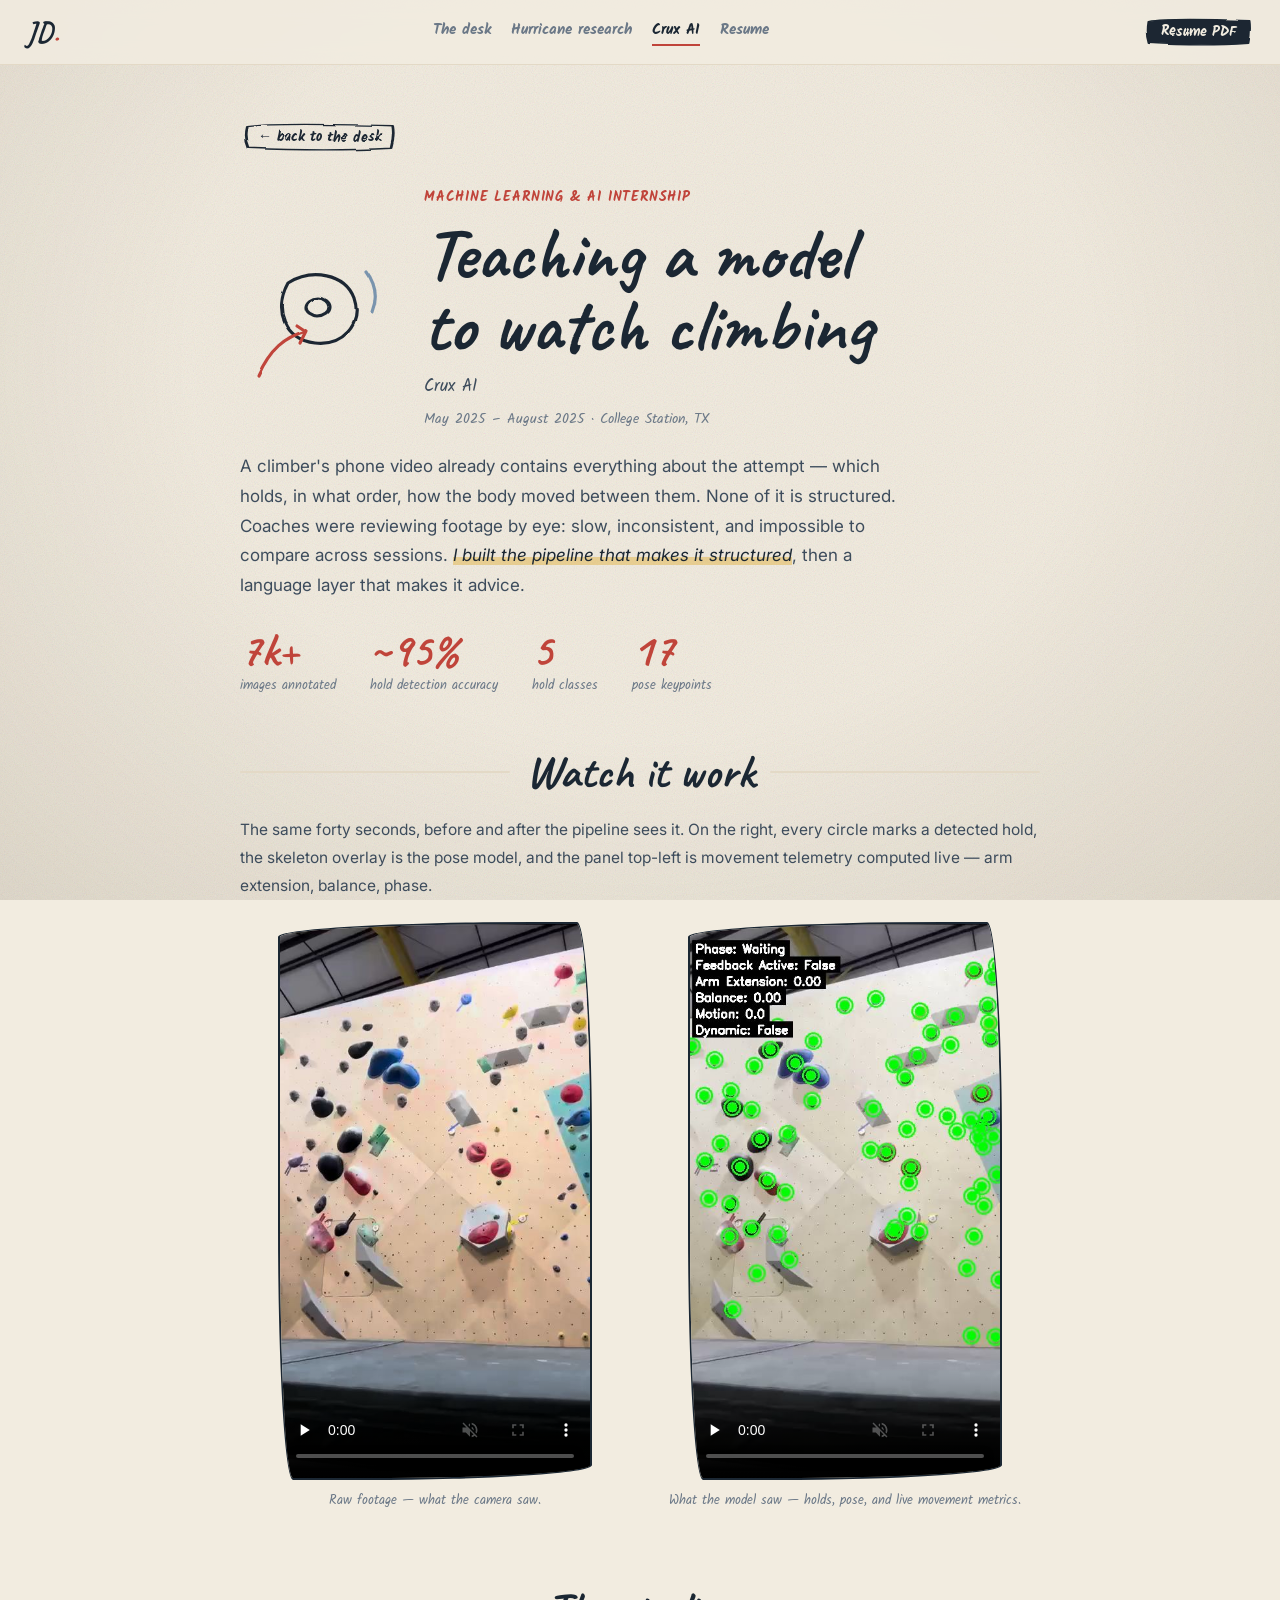
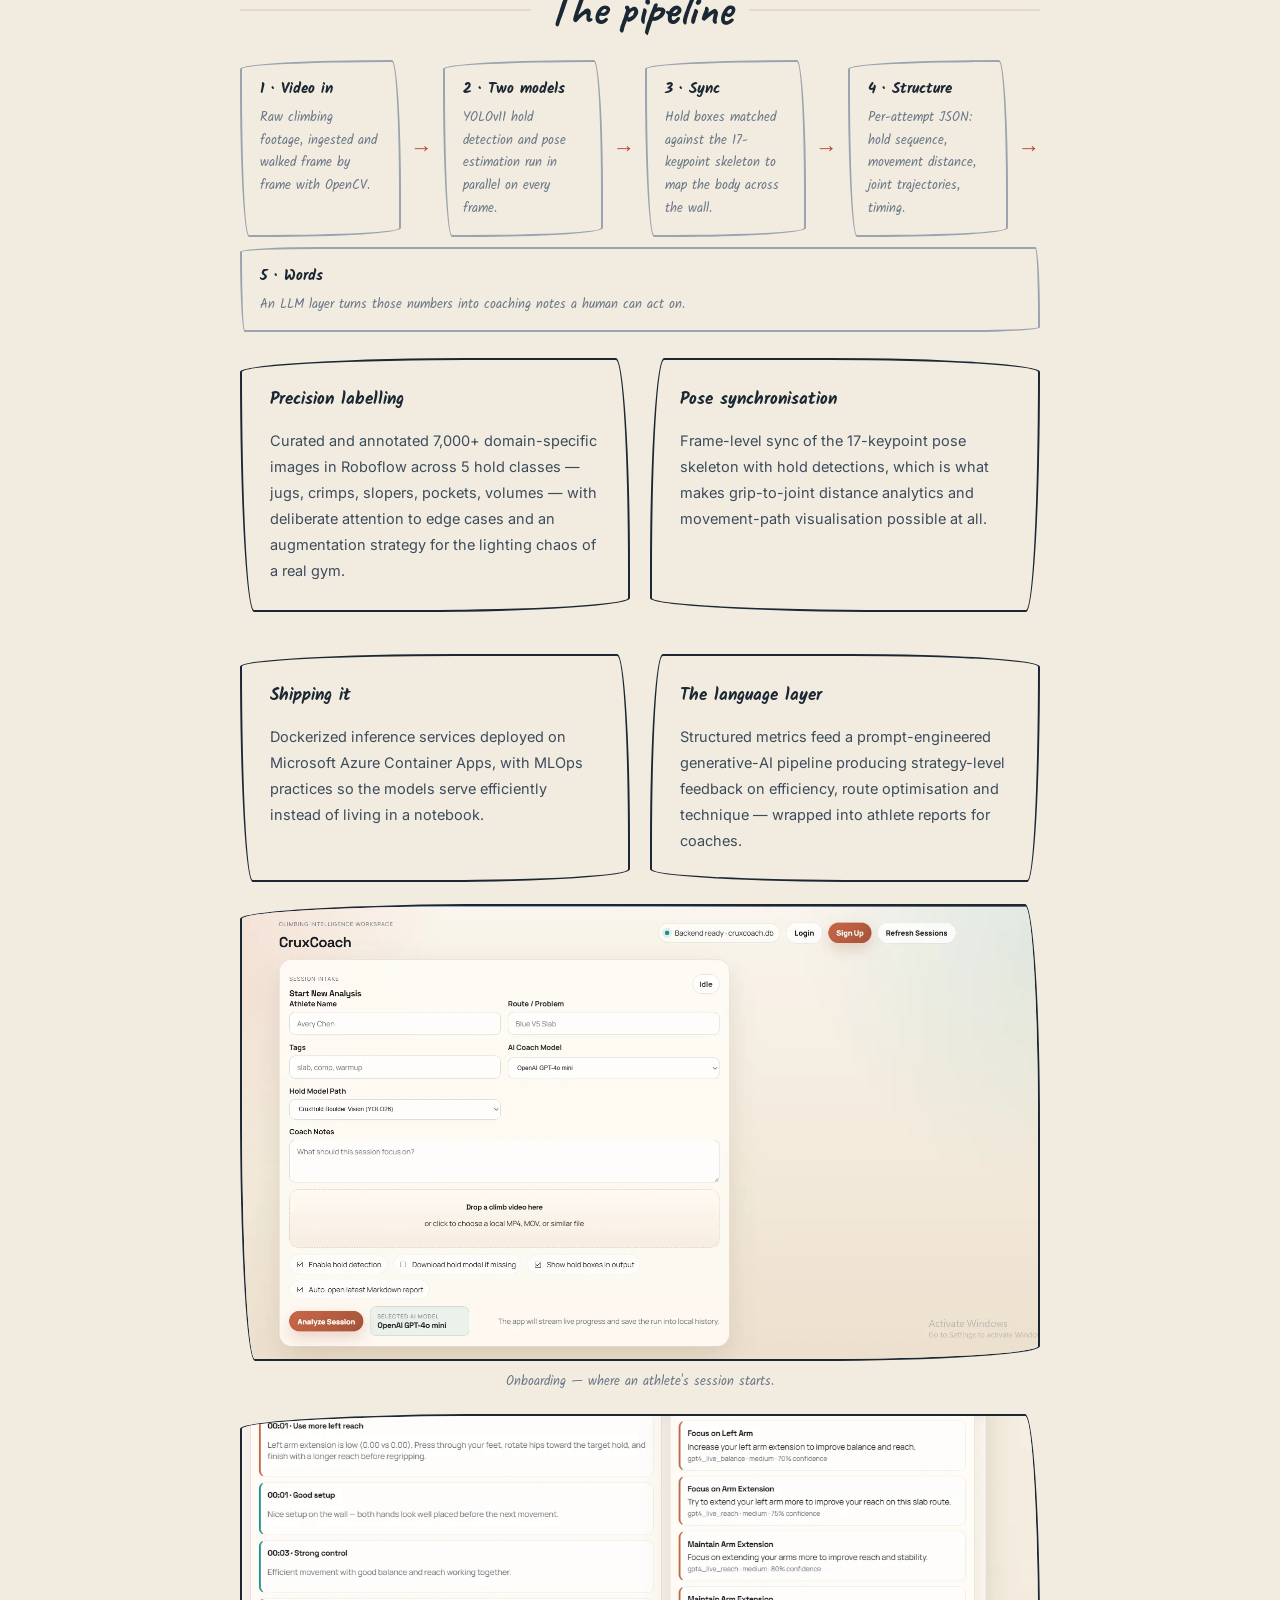
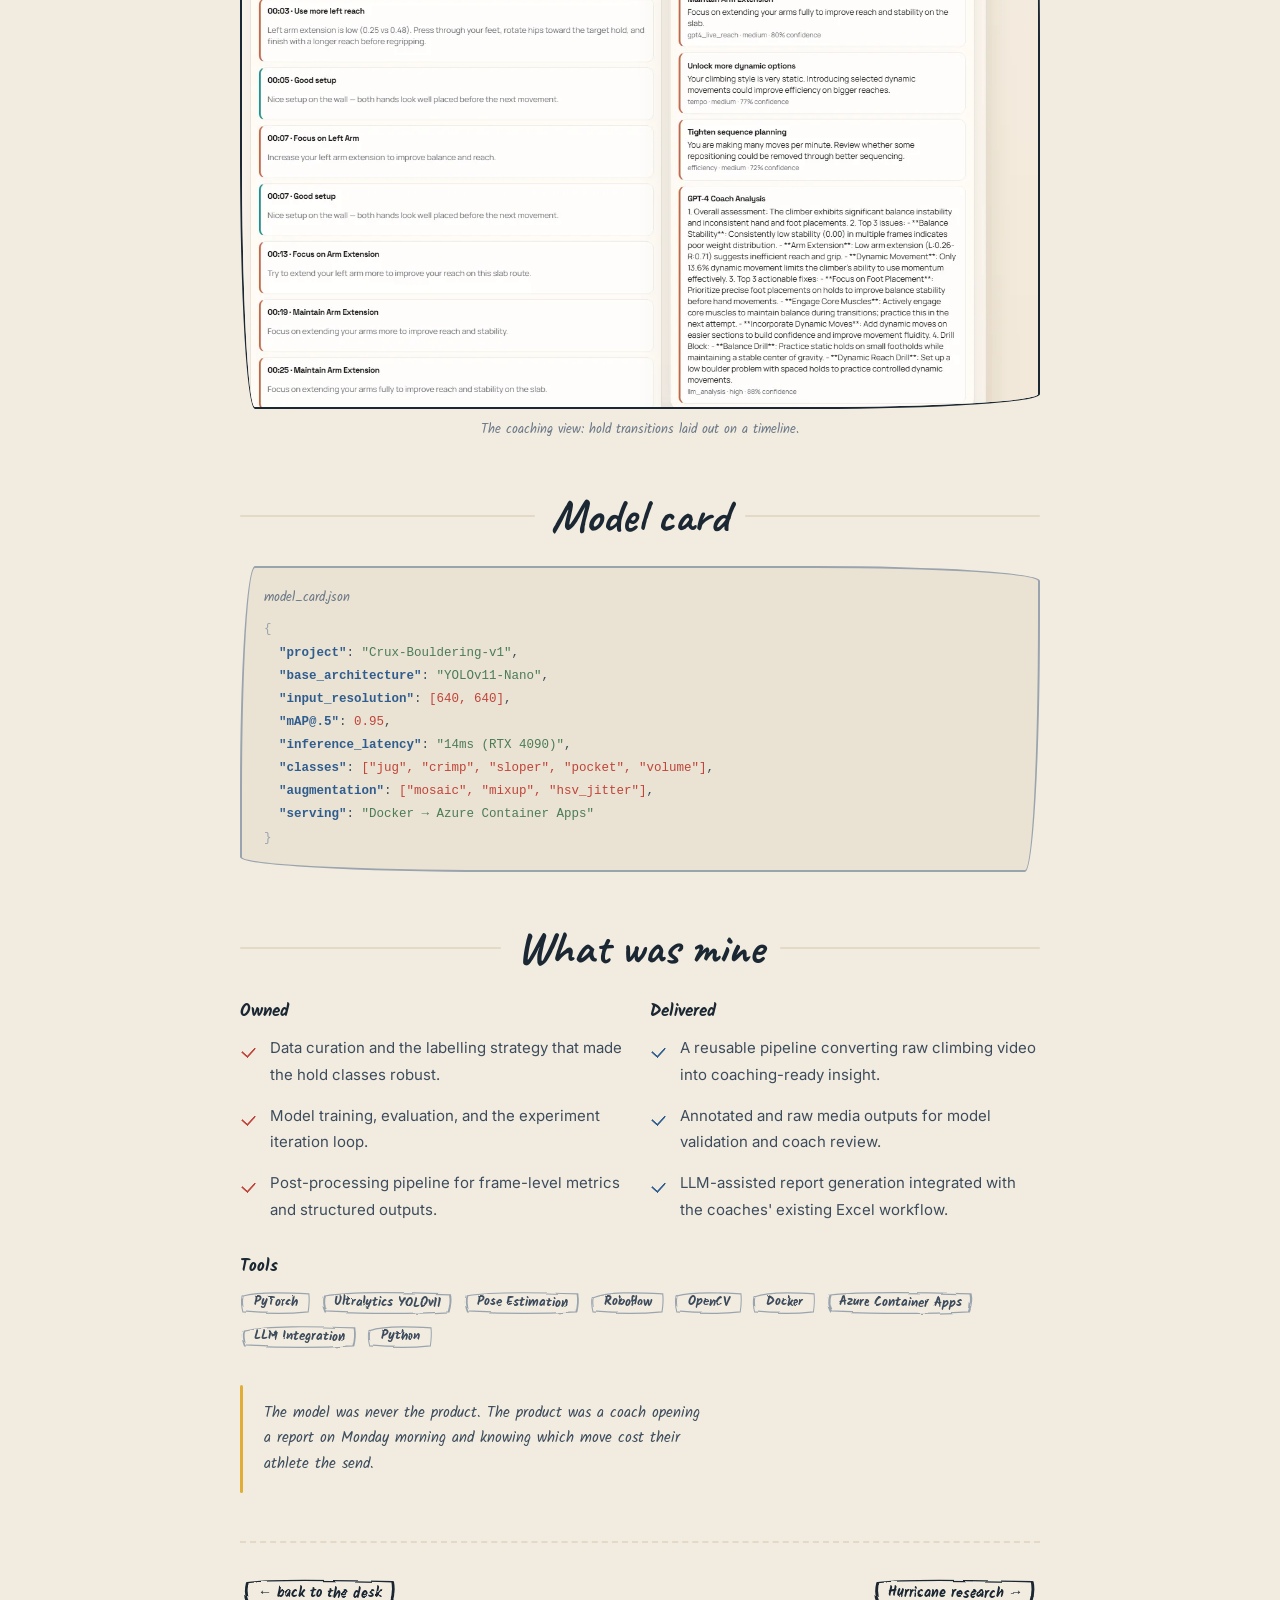
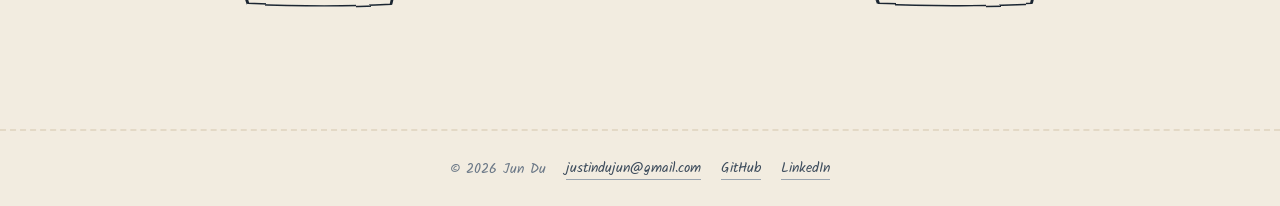
<file: experience-crux-detail.html>
<!DOCTYPE html>
<html lang="en">
<head>
<meta charset="utf-8"/>
<meta name="viewport" content="width=device-width, initial-scale=1.0"/>
<title>Crux AI — Jun "Justin" Du</title>
<meta name="description" content="Turning raw climbing video into structured movement data with YOLOv11 detection and pose estimation, then into coaching advice with an LLM layer."/>
<meta name="theme-color" content="#f2ece0"/>
<link rel="icon" href="favicon.svg" type="image/svg+xml"/>
<link rel="canonical" href="https://carkappa.github.io/justin_du_resume/experience-crux-detail.html"/>
<meta property="og:type" content="article"/>
<meta property="og:site_name" content="Jun “Justin” Du"/>
<meta property="og:title" content="Crux AI — teaching a model to watch climbing"/>
<meta property="og:description" content="Turning raw climbing video into structured movement data with YOLO detection and pose estimation, then into coaching advice with an LLM layer."/>
<meta property="og:url" content="https://carkappa.github.io/justin_du_resume/experience-crux-detail.html"/>
<meta property="og:image" content="https://carkappa.github.io/justin_du_resume/images/og-card.jpg"/>
<meta name="twitter:card" content="summary_large_image"/>
<link rel="preconnect" href="https://fonts.googleapis.com"/>
<link rel="preconnect" href="https://fonts.gstatic.com" crossorigin/>
<link href="https://fonts.googleapis.com/css2?family=Caveat:wght@500;600;700&family=Kalam:wght@300;400;700&family=Inter:wght@400;500;600&display=swap" rel="stylesheet"/>
<link rel="stylesheet" href="paper.css"/>
<script>document.documentElement.classList.add('js');</script>
<style>
  .hero{display:flex; flex-wrap:wrap; align-items:center; gap:34px; margin-bottom:14px;}
  .hero .art{width:150px; height:150px; flex-shrink:0; overflow:visible;}
  .hero .art *{fill:none; stroke:var(--ink); stroke-width:2.1; stroke-linecap:round; stroke-linejoin:round;}
  .hero .art .hot{stroke:var(--red);} .hero .art .cool{stroke:var(--blue);}
  /* the pipeline strip */
  .flow{display:flex; flex-wrap:wrap; align-items:stretch; gap:10px; margin-bottom:26px;}
  .flow .step{
    flex:1 1 150px; border:2px solid var(--ink-4); border-radius:var(--wobble);
    padding:16px 18px; position:relative;
  }
  .flow .step b{display:block; font-family:var(--note); font-size:14.5px; color:var(--ink); margin-bottom:4px;}
  .flow .step span{font-family:var(--note); font-size:12.5px; color:var(--ink-3); line-height:1.5;}
  .flow .arr{display:flex; align-items:center; color:var(--red); font-size:22px; font-family:var(--hand);}
  @media (max-width:700px){ .flow .arr{transform:rotate(90deg); justify-content:center; width:100%;} }
  /* the clips are portrait — cap the height so a pair doesn't run off the screen */
  figure video.paper{max-height:62vh; width:auto; height:auto; max-width:100%; margin:0 auto; aspect-ratio:480/854; object-fit:cover;}
</style>
</head>
<body>

<div id="rail"></div>
<div id="vignette"></div>
<div id="grain"></div>

<svg width="0" height="0" style="position:absolute" aria-hidden="true"><defs>
  <filter id="boil" x="-25%" y="-25%" width="150%" height="150%">
    <feTurbulence type="fractalNoise" baseFrequency="0.028" numOctaves="2" seed="2" result="n">
      <animate attributeName="seed" values="2;9;16" dur="0.36s" calcMode="discrete" repeatCount="indefinite"/>
    </feTurbulence>
    <feDisplacementMap in="SourceGraphic" in2="n" scale="3.4" xChannelSelector="R" yChannelSelector="G"/>
  </filter>
</defs></svg>

<header id="topbar">
  <a href="index.html" class="mark">JD<span>.</span></a>
  <nav>
    <a class="tlink" href="index.html">The desk</a>
    <a class="tlink" href="experience-hrc-detail.html">Hurricane research</a>
    <a class="tlink on" href="experience-crux-detail.html">Crux AI</a>
    <a class="tlink" href="resume.html">Resume</a>
  </nav>
  <a class="hbtn filled" href="JunDu_s_Resume.pdf" download="Jun_Du_Resume.pdf">Resume PDF</a>
</header>

<main class="sheet">

  <a class="hbtn" href="index.html" style="margin-bottom:34px;">← back to the desk</a>

  <!-- ═══ Hero ═══ -->
  <div class="hero rise">
    <svg class="art boil" viewBox="0 0 100 100" aria-hidden="true">
      <path d="M32 30 C 48 20, 70 24, 76 40 C 82 58, 68 72, 50 70 C 30 68, 22 48, 32 30 Z"/>
      <ellipse cx="52" cy="46" rx="8" ry="6"/>
      <path class="hot" d="M12 92 C 20 74, 30 66, 44 62 M44 62 L38 58 M44 62 L40 70"/>
      <path class="cool" d="M84 22 C 90 30, 92 40, 88 50" opacity=".6"/>
    </svg>
    <div>
      <div class="kicker">Machine learning &amp; AI internship</div>
      <h1 class="title">Teaching a model<br/>to watch climbing</h1>
      <p class="where">Crux AI</p>
      <p class="when">May 2025 – August 2025 · College Station, TX</p>
    </div>
  </div>

  <p class="lede rise">
    A climber's phone video already contains everything about the attempt — which holds, in what order,
    how the body moved between them. None of it is structured. Coaches were reviewing footage by eye:
    slow, inconsistent, and impossible to compare across sessions.
    <em>I built the pipeline that makes it structured</em>, then a language layer that makes it advice.
  </p>

  <div class="nums rise">
    <div class="num"><b>7k+</b><span>images annotated</span></div>
    <div class="num"><b>~95%</b><span>hold detection accuracy</span></div>
    <div class="num"><b>5</b><span>hold classes</span></div>
    <div class="num"><b>17</b><span>pose keypoints</span></div>
  </div>

  <!-- ═══ Watch it work ═══ -->
  <div class="rule rise"><h2 class="head">Watch it work</h2></div>

  <p class="rise" style="margin:-6px 0 22px;">
    The same forty seconds, before and after the pipeline sees it. On the right, every circle marks a
    detected hold, the skeleton overlay is the pose model, and the panel top-left is movement telemetry
    computed live — arm extension, balance, phase.
  </p>

  <div class="grid2 rise">
    <figure>
      <video class="paper" controls preload="none" playsinline muted width="480" height="854"
             poster="images/crux-raw-poster.jpg" aria-label="Raw climbing footage">
        <source src="originalVideo.mp4" type="video/mp4"/>
        <a href="originalVideo.mp4">Download the raw footage</a>
      </video>
      <figcaption>Raw footage — what the camera saw.</figcaption>
    </figure>
    <figure>
      <video class="paper" controls preload="none" playsinline muted width="480" height="854"
             poster="images/crux-annotated-poster.jpg" aria-label="The same footage annotated with detected holds, pose and movement metrics">
        <source src="annotatedVideo.mp4" type="video/mp4"/>
        <a href="annotatedVideo.mp4">Download the annotated footage</a>
      </video>
      <figcaption>What the model saw — holds, pose, and live movement metrics.</figcaption>
    </figure>
  </div>

  <!-- ═══ Pipeline ═══ -->
  <div class="rule rise"><h2 class="head">The pipeline</h2></div>

  <div class="flow rise">
    <div class="step"><b>1 · Video in</b><span>Raw climbing footage, ingested and walked frame by frame with OpenCV.</span></div>
    <div class="arr">→</div>
    <div class="step"><b>2 · Two models</b><span>YOLOv11 hold detection and pose estimation run in parallel on every frame.</span></div>
    <div class="arr">→</div>
    <div class="step"><b>3 · Sync</b><span>Hold boxes matched against the 17-keypoint skeleton to map the body across the wall.</span></div>
    <div class="arr">→</div>
    <div class="step"><b>4 · Structure</b><span>Per-attempt JSON: hold sequence, movement distance, joint trajectories, timing.</span></div>
    <div class="arr">→</div>
    <div class="step"><b>5 · Words</b><span>An LLM layer turns those numbers into coaching notes a human can act on.</span></div>
  </div>

  <div class="grid2">
    <div class="card rise">
      <h3 class="sub">Precision labelling</h3>
      <p style="font-size:14.5px;">
        Curated and annotated 7,000+ domain-specific images in Roboflow across 5 hold classes — jugs,
        crimps, slopers, pockets, volumes — with deliberate attention to edge cases and an augmentation
        strategy for the lighting chaos of a real gym.
      </p>
    </div>
    <div class="card alt rise">
      <h3 class="sub">Pose synchronisation</h3>
      <p style="font-size:14.5px;">
        Frame-level sync of the 17-keypoint pose skeleton with hold detections, which is what makes
        grip-to-joint distance analytics and movement-path visualisation possible at all.
      </p>
    </div>
    <div class="card rise">
      <h3 class="sub">Shipping it</h3>
      <p style="font-size:14.5px;">
        Dockerized inference services deployed on Microsoft Azure Container Apps, with MLOps practices
        so the models serve efficiently instead of living in a notebook.
      </p>
    </div>
    <div class="card alt rise">
      <h3 class="sub">The language layer</h3>
      <p style="font-size:14.5px;">
        Structured metrics feed a prompt-engineered generative-AI pipeline producing strategy-level
        feedback on efficiency, route optimisation and technique — wrapped into athlete reports for coaches.
      </p>
    </div>
  </div>

  <figure class="rise">
    <img src="images/onboarding.webp" alt="Crux AI onboarding interface" width="1587" height="903" loading="lazy" decoding="async"/>
    <figcaption>Onboarding — where an athlete's session starts.</figcaption>
  </figure>

  <figure class="rise">
    <img src="images/coachingandtimeline.webp" alt="Coaching view and movement timeline" width="1278" height="948" loading="lazy" decoding="async"/>
    <figcaption>The coaching view: hold transitions laid out on a timeline.</figcaption>
  </figure>

  <!-- ═══ Model card ═══ -->
  <div class="rule rise"><h2 class="head">Model card</h2></div>

  <div class="code rise">
    <div class="fname">model_card.json</div>
<pre><span class="c">{</span>
  <span class="k">"project"</span>: <span class="v">"Crux-Bouldering-v1"</span>,
  <span class="k">"base_architecture"</span>: <span class="v">"YOLOv11-Nano"</span>,
  <span class="k">"input_resolution"</span>: <span class="n">[640, 640]</span>,
  <span class="k">"mAP@.5"</span>: <span class="n">0.95</span>,
  <span class="k">"inference_latency"</span>: <span class="v">"14ms (RTX 4090)"</span>,
  <span class="k">"classes"</span>: <span class="n">["jug", "crimp", "sloper", "pocket", "volume"]</span>,
  <span class="k">"augmentation"</span>: <span class="n">["mosaic", "mixup", "hsv_jitter"]</span>,
  <span class="k">"serving"</span>: <span class="v">"Docker → Azure Container Apps"</span>
<span class="c">}</span></pre>
  </div>

  <!-- ═══ Ownership ═══ -->
  <div class="rule rise"><h2 class="head">What was mine</h2></div>

  <div class="grid2">
    <div class="rise">
      <h3 class="sub">Owned</h3>
      <ul class="checks">
        <li>Data curation and the labelling strategy that made the hold classes robust.</li>
        <li>Model training, evaluation, and the experiment iteration loop.</li>
        <li>Post-processing pipeline for frame-level metrics and structured outputs.</li>
      </ul>
    </div>
    <div class="rise">
      <h3 class="sub">Delivered</h3>
      <ul class="checks blue">
        <li>A reusable pipeline converting raw climbing video into coaching-ready insight.</li>
        <li>Annotated and raw media outputs for model validation and coach review.</li>
        <li>LLM-assisted report generation integrated with the coaches' existing Excel workflow.</li>
      </ul>
    </div>
  </div>

  <div class="rise">
    <h3 class="sub">Tools</h3>
    <div class="chips" data-chips="PyTorch,Ultralytics YOLOv11,Pose Estimation,Roboflow,OpenCV,Docker,Azure Container Apps,LLM Integration,Python"></div>
  </div>

  <div class="aside rise">
    The model was never the product. The product was a coach opening a report on Monday morning and
    knowing which move cost their athlete the send.
  </div>

  <!-- ═══ Pager ═══ -->
  <div class="pager">
    <a class="hbtn" href="index.html">← back to the desk</a>
    <a class="hbtn" href="experience-hrc-detail.html">Hurricane research →</a>
  </div>

</main>

<footer class="foot">
  <span>© <span id="year"></span> Jun Du</span>
  <a href="mailto:justindujun@gmail.com">justindujun@gmail.com</a>
  <a href="https://github.com/Carkappa" target="_blank" rel="noopener">GitHub</a>
  <a href="https://www.linkedin.com/in/justin-du-79076121b/" target="_blank" rel="noopener">LinkedIn</a>
</footer>

<script src="paper.js"></script>
</body>
</html>
</file>
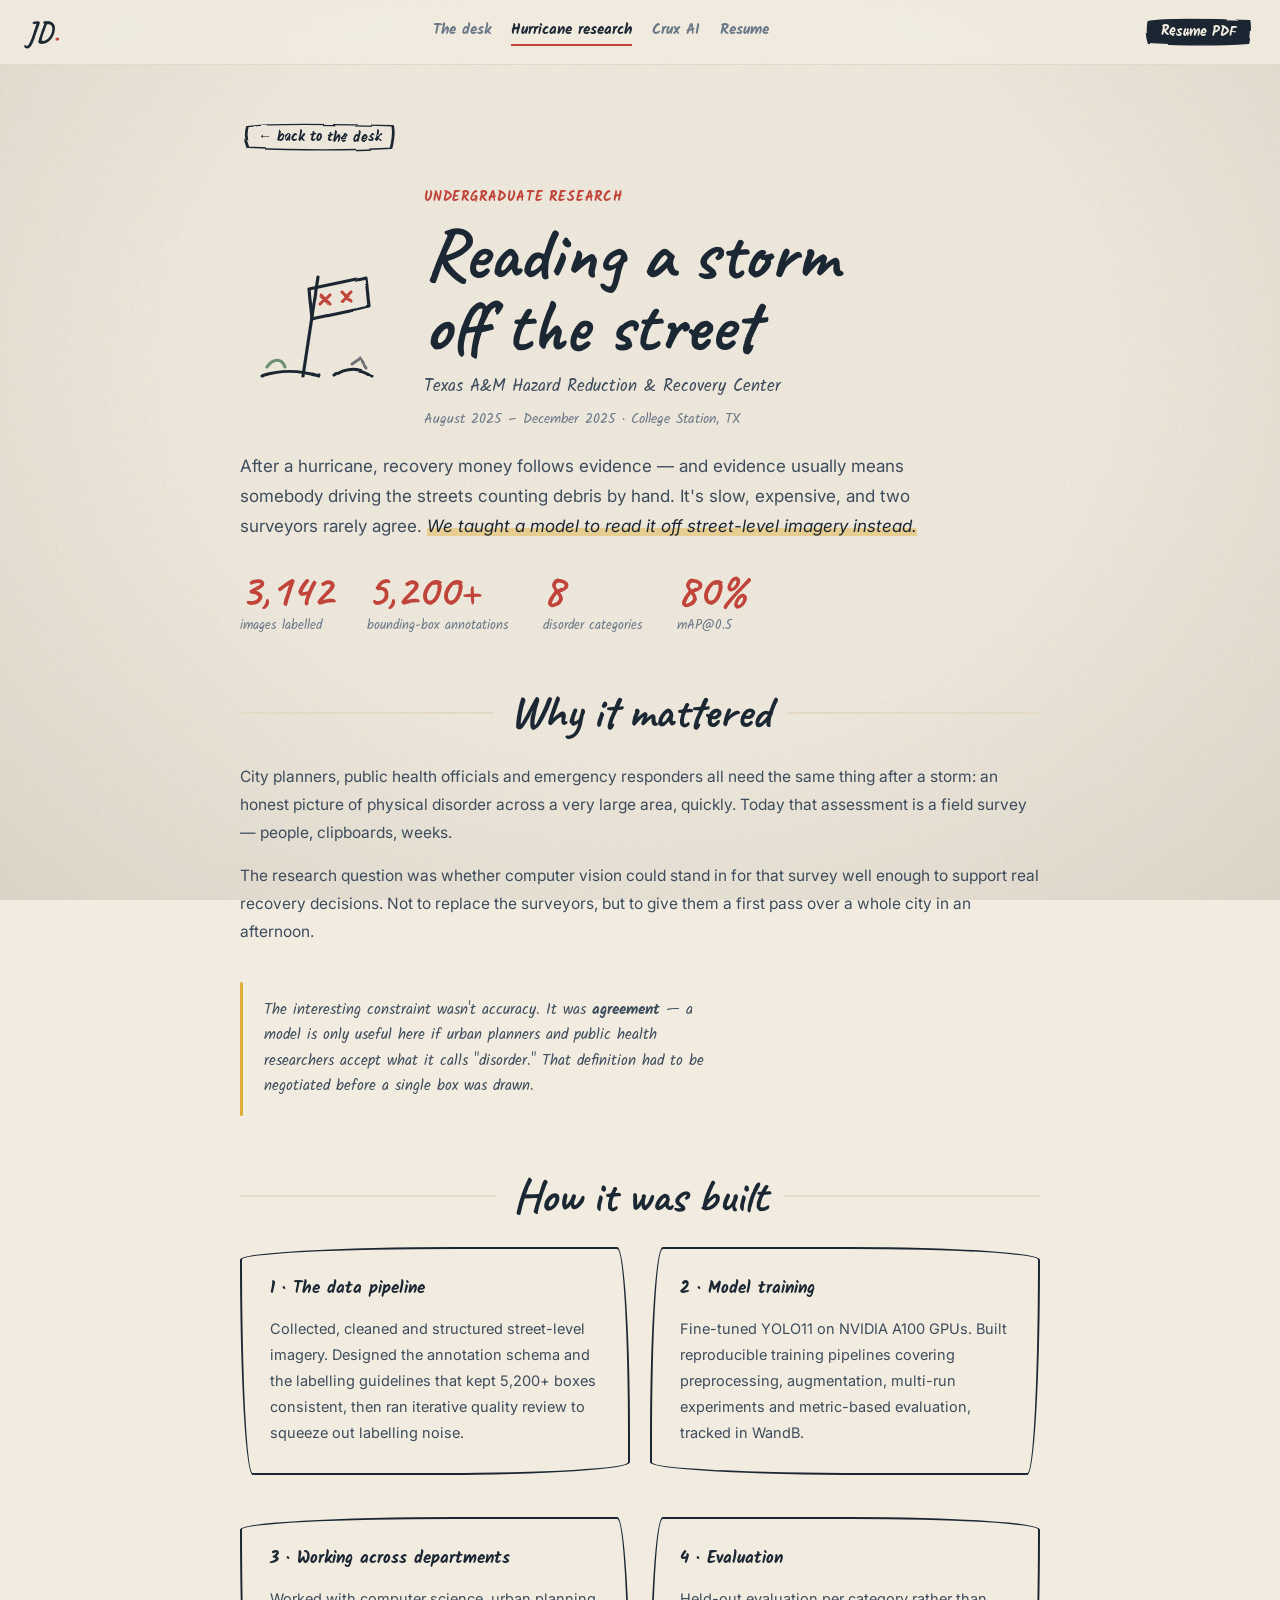
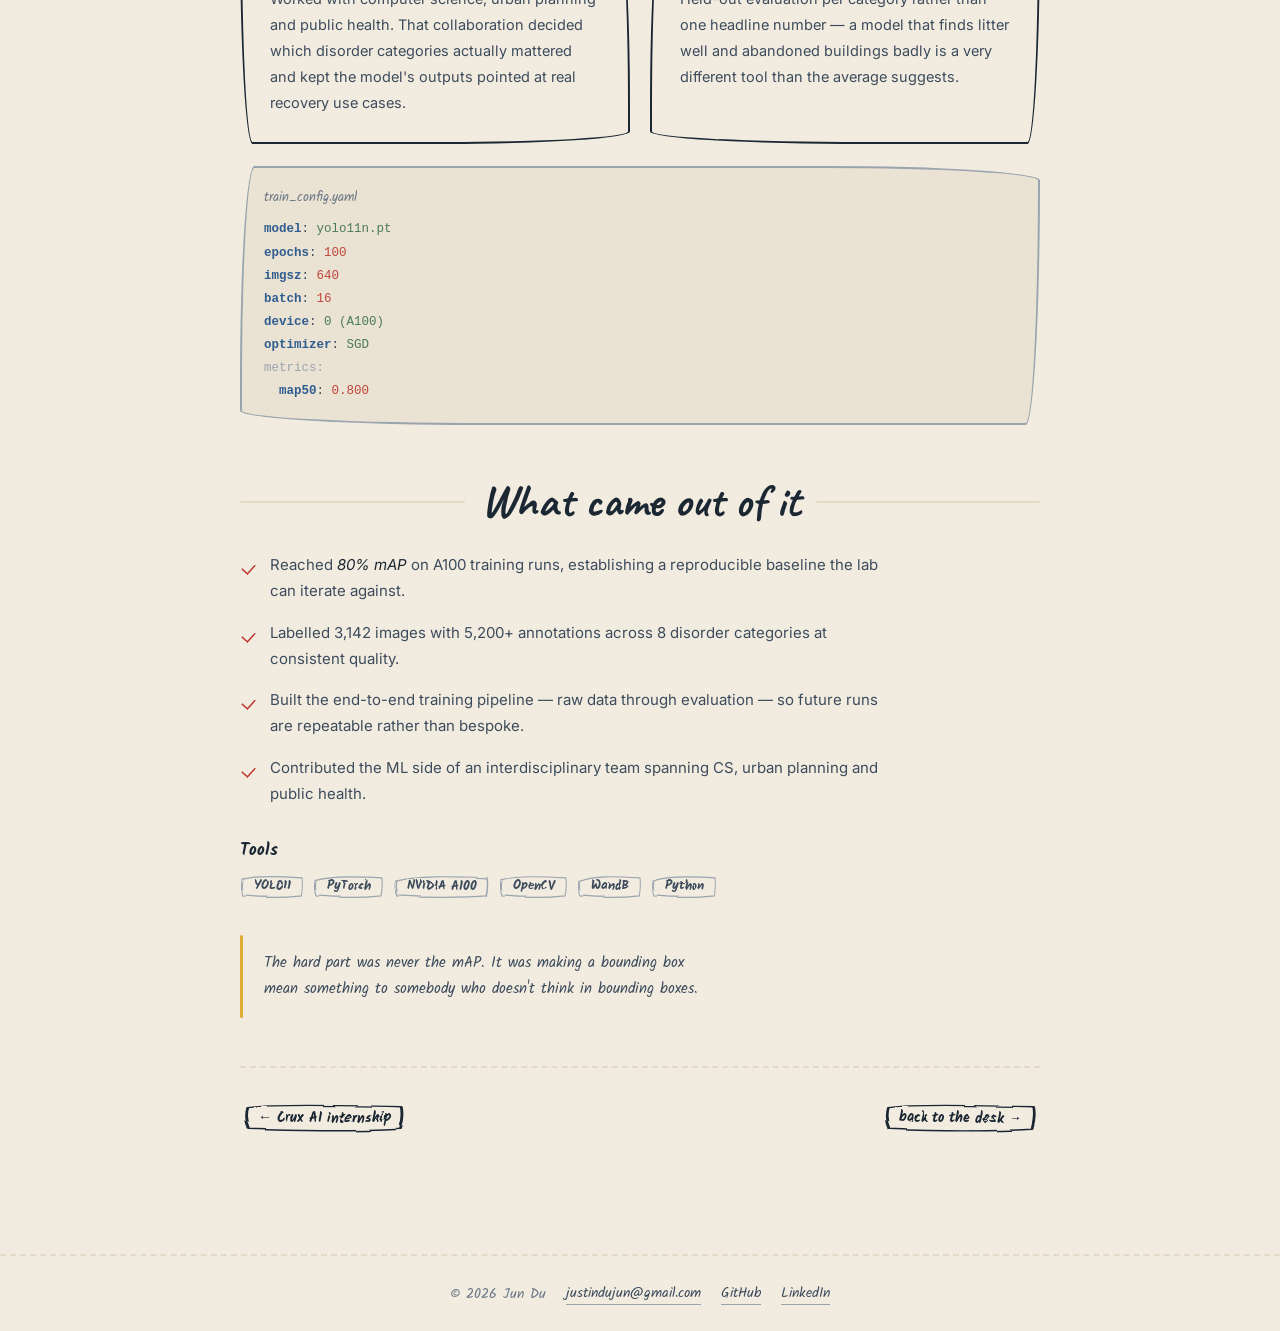
<file: experience-hrc-detail.html>
<!DOCTYPE html>
<html lang="en">
<head>
<meta charset="utf-8"/>
<meta name="viewport" content="width=device-width, initial-scale=1.0"/>
<title>Hurricane Research — Jun "Justin" Du</title>
<meta name="description" content="Teaching a computer vision model to read physical disorder off post-hurricane street imagery. Undergraduate research at the Texas A&M Hazard Reduction &amp; Recovery Center."/>
<meta name="theme-color" content="#f2ece0"/>
<link rel="icon" href="favicon.svg" type="image/svg+xml"/>
<link rel="canonical" href="https://carkappa.github.io/justin_du_resume/experience-hrc-detail.html"/>
<meta property="og:type" content="article"/>
<meta property="og:site_name" content="Jun “Justin” Du"/>
<meta property="og:title" content="Hurricane research — reading a storm off the street"/>
<meta property="og:description" content="Computer vision for post-hurricane street imagery: undergraduate research at the Texas A&amp;M Hazard Reduction &amp; Recovery Center."/>
<meta property="og:url" content="https://carkappa.github.io/justin_du_resume/experience-hrc-detail.html"/>
<meta property="og:image" content="https://carkappa.github.io/justin_du_resume/images/og-card.jpg"/>
<meta name="twitter:card" content="summary_large_image"/>
<link rel="preconnect" href="https://fonts.googleapis.com"/>
<link rel="preconnect" href="https://fonts.gstatic.com" crossorigin/>
<link href="https://fonts.googleapis.com/css2?family=Caveat:wght@500;600;700&family=Kalam:wght@300;400;700&family=Inter:wght@400;500;600&display=swap" rel="stylesheet"/>
<link rel="stylesheet" href="paper.css"/>
<script>document.documentElement.classList.add('js');</script>
<style>
  .hero{display:flex; flex-wrap:wrap; align-items:center; gap:34px; margin-bottom:14px;}
  .hero .art{width:150px; height:150px; flex-shrink:0; overflow:visible;}
  .hero .art *{fill:none; stroke:var(--ink); stroke-width:2.1; stroke-linecap:round; stroke-linejoin:round;}
  .hero .art .hot{stroke:var(--red);} .hero .art .leaf{stroke:var(--green);}
  .catrow{display:flex; flex-wrap:wrap; gap:9px; margin-top:6px;}
</style>
</head>
<body>

<div id="rail"></div>
<div id="vignette"></div>
<div id="grain"></div>

<svg width="0" height="0" style="position:absolute" aria-hidden="true"><defs>
  <filter id="boil" x="-25%" y="-25%" width="150%" height="150%">
    <feTurbulence type="fractalNoise" baseFrequency="0.028" numOctaves="2" seed="2" result="n">
      <animate attributeName="seed" values="2;9;16" dur="0.36s" calcMode="discrete" repeatCount="indefinite"/>
    </feTurbulence>
    <feDisplacementMap in="SourceGraphic" in2="n" scale="3.4" xChannelSelector="R" yChannelSelector="G"/>
  </filter>
</defs></svg>

<header id="topbar">
  <a href="index.html" class="mark">JD<span>.</span></a>
  <nav>
    <a class="tlink" href="index.html">The desk</a>
    <a class="tlink on" href="experience-hrc-detail.html">Hurricane research</a>
    <a class="tlink" href="experience-crux-detail.html">Crux AI</a>
    <a class="tlink" href="resume.html">Resume</a>
  </nav>
  <a class="hbtn filled" href="JunDu_s_Resume.pdf" download="Jun_Du_Resume.pdf">Resume PDF</a>
</header>

<main class="sheet">

  <a class="hbtn" href="index.html" style="margin-bottom:34px;">← back to the desk</a>

  <!-- ═══ Hero ═══ -->
  <div class="hero rise">
    <svg class="art boil" viewBox="0 0 100 100" aria-hidden="true">
      <path d="M42 92 L52 26"/>
      <path d="M46 34 L84 26 L86 46 L48 54 Z"/>
      <path class="hot" d="M54 38 L60 44 M60 38 L54 44 M68 36 L74 42 M74 36 L68 42"/>
      <path d="M14 92 C 26 88, 40 88, 52 92"/>
      <path class="leaf" d="M18 86 C 22 80, 28 80, 30 86" opacity=".8"/>
      <path d="M62 92 C 70 86, 80 86, 88 92"/>
      <path d="M74 84 L80 80 L84 86" opacity=".6"/>
    </svg>
    <div>
      <div class="kicker">Undergraduate research</div>
      <h1 class="title">Reading a storm<br/>off the street</h1>
      <p class="where">Texas A&amp;M Hazard Reduction &amp; Recovery Center</p>
      <p class="when">August 2025 – December 2025 · College Station, TX</p>
    </div>
  </div>

  <p class="lede rise">
    After a hurricane, recovery money follows evidence — and evidence usually means somebody
    driving the streets counting debris by hand. It's slow, expensive, and two surveyors rarely
    agree. <em>We taught a model to read it off street-level imagery instead.</em>
  </p>

  <div class="nums rise">
    <div class="num"><b>3,142</b><span>images labelled</span></div>
    <div class="num"><b>5,200+</b><span>bounding-box annotations</span></div>
    <div class="num"><b>8</b><span>disorder categories</span></div>
    <div class="num"><b>80%</b><span>mAP@0.5</span></div>
  </div>

  <!-- ═══ Objective ═══ -->
  <div class="rule rise"><h2 class="head">Why it mattered</h2></div>

  <div class="rise">
    <p>
      City planners, public health officials and emergency responders all need the same thing after
      a storm: an honest picture of physical disorder across a very large area, quickly. Today that
      assessment is a field survey — people, clipboards, weeks.
    </p>
    <p>
      The research question was whether computer vision could stand in for that survey well enough to
      support real recovery decisions. Not to replace the surveyors, but to give them a first pass over
      a whole city in an afternoon.
    </p>
  </div>

  <div class="aside rise">
    The interesting constraint wasn't accuracy. It was <b>agreement</b> — a model is only useful here if
    urban planners and public health researchers accept what it calls "disorder." That definition had to
    be negotiated before a single box was drawn.
  </div>

  <!-- ═══ How ═══ -->
  <div class="rule rise"><h2 class="head">How it was built</h2></div>

  <div class="grid2">
    <div class="card rise">
      <h3 class="sub">1 · The data pipeline</h3>
      <p style="font-size:14.5px;">
        Collected, cleaned and structured street-level imagery. Designed the annotation schema and the
        labelling guidelines that kept 5,200+ boxes consistent, then ran iterative quality review to
        squeeze out labelling noise.
      </p>
    </div>
    <div class="card alt rise">
      <h3 class="sub">2 · Model training</h3>
      <p style="font-size:14.5px;">
        Fine-tuned YOLO11 on NVIDIA A100 GPUs. Built reproducible training pipelines covering
        preprocessing, augmentation, multi-run experiments and metric-based evaluation, tracked in WandB.
      </p>
    </div>
    <div class="card rise">
      <h3 class="sub">3 · Working across departments</h3>
      <p style="font-size:14.5px;">
        Worked with computer science, urban planning and public health. That collaboration decided which
        disorder categories actually mattered and kept the model's outputs pointed at real recovery use cases.
      </p>
    </div>
    <div class="card alt rise">
      <h3 class="sub">4 · Evaluation</h3>
      <p style="font-size:14.5px;">
        Held-out evaluation per category rather than one headline number — a model that finds litter well
        and abandoned buildings badly is a very different tool than the average suggests.
      </p>
    </div>
  </div>

  <div class="code rise">
    <div class="fname">train_config.yaml</div>
<pre><span class="k">model</span>: <span class="v">yolo11n.pt</span>
<span class="k">epochs</span>: <span class="n">100</span>
<span class="k">imgsz</span>: <span class="n">640</span>
<span class="k">batch</span>: <span class="n">16</span>
<span class="k">device</span>: <span class="v">0 (A100)</span>
<span class="k">optimizer</span>: <span class="v">SGD</span>
<span class="c">metrics:</span>
  <span class="k">map50</span>: <span class="n">0.800</span></pre>
  </div>

  <!-- ═══ Outcomes ═══ -->
  <div class="rule rise"><h2 class="head">What came out of it</h2></div>

  <ul class="checks rise">
    <li>Reached <em>80% mAP</em> on A100 training runs, establishing a reproducible baseline the lab can iterate against.</li>
    <li>Labelled 3,142 images with 5,200+ annotations across 8 disorder categories at consistent quality.</li>
    <li>Built the end-to-end training pipeline — raw data through evaluation — so future runs are repeatable rather than bespoke.</li>
    <li>Contributed the ML side of an interdisciplinary team spanning CS, urban planning and public health.</li>
  </ul>

  <div class="rise">
    <h3 class="sub">Tools</h3>
    <div class="chips" data-chips="YOLO11,PyTorch,NVIDIA A100,OpenCV,WandB,Python"></div>
  </div>

  <div class="aside rise">
    The hard part was never the mAP. It was making a bounding box mean something to somebody who
    doesn't think in bounding boxes.
  </div>

  <!-- ═══ Pager ═══ -->
  <div class="pager">
    <a class="hbtn" href="experience-crux-detail.html">← Crux AI internship</a>
    <a class="hbtn" href="index.html">back to the desk →</a>
  </div>

</main>

<footer class="foot">
  <span>© <span id="year"></span> Jun Du</span>
  <a href="mailto:justindujun@gmail.com">justindujun@gmail.com</a>
  <a href="https://github.com/Carkappa" target="_blank" rel="noopener">GitHub</a>
  <a href="https://www.linkedin.com/in/justin-du-79076121b/" target="_blank" rel="noopener">LinkedIn</a>
</footer>

<script src="paper.js"></script>
</body>
</html>
</file>
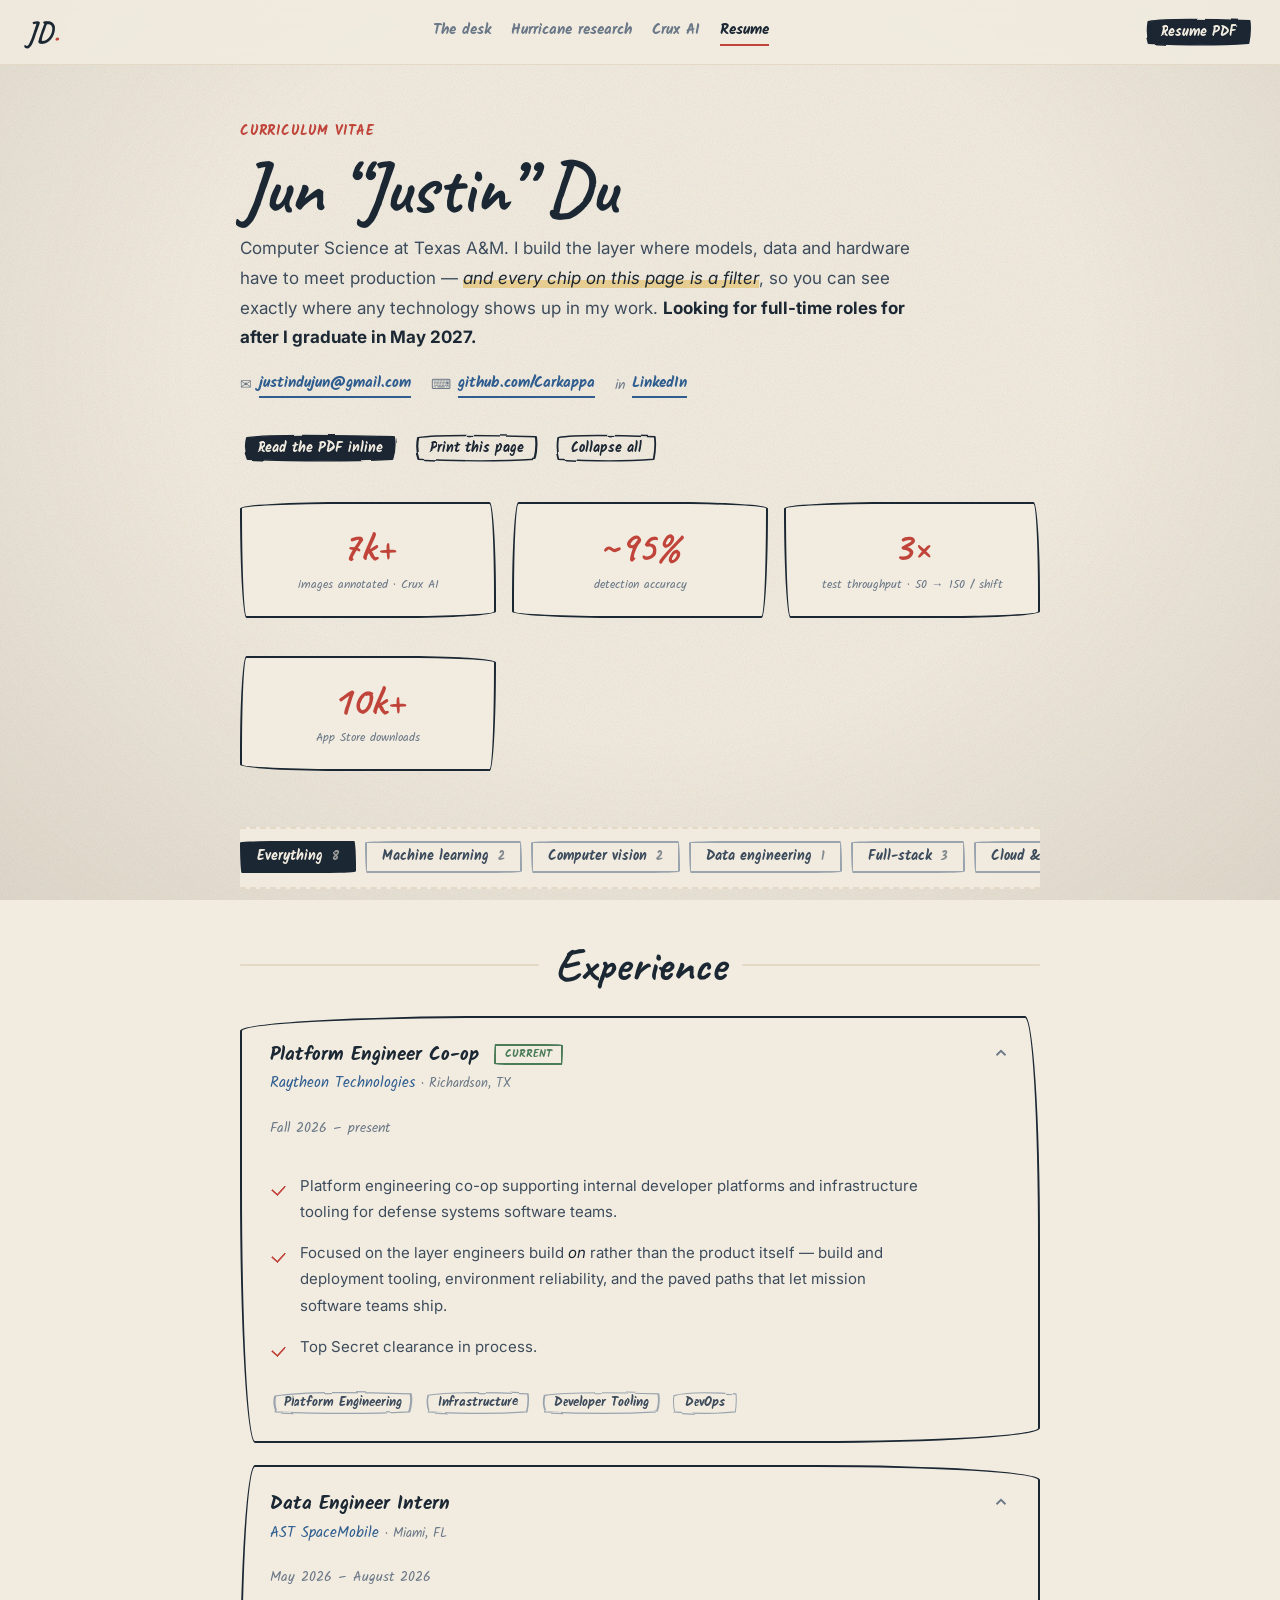
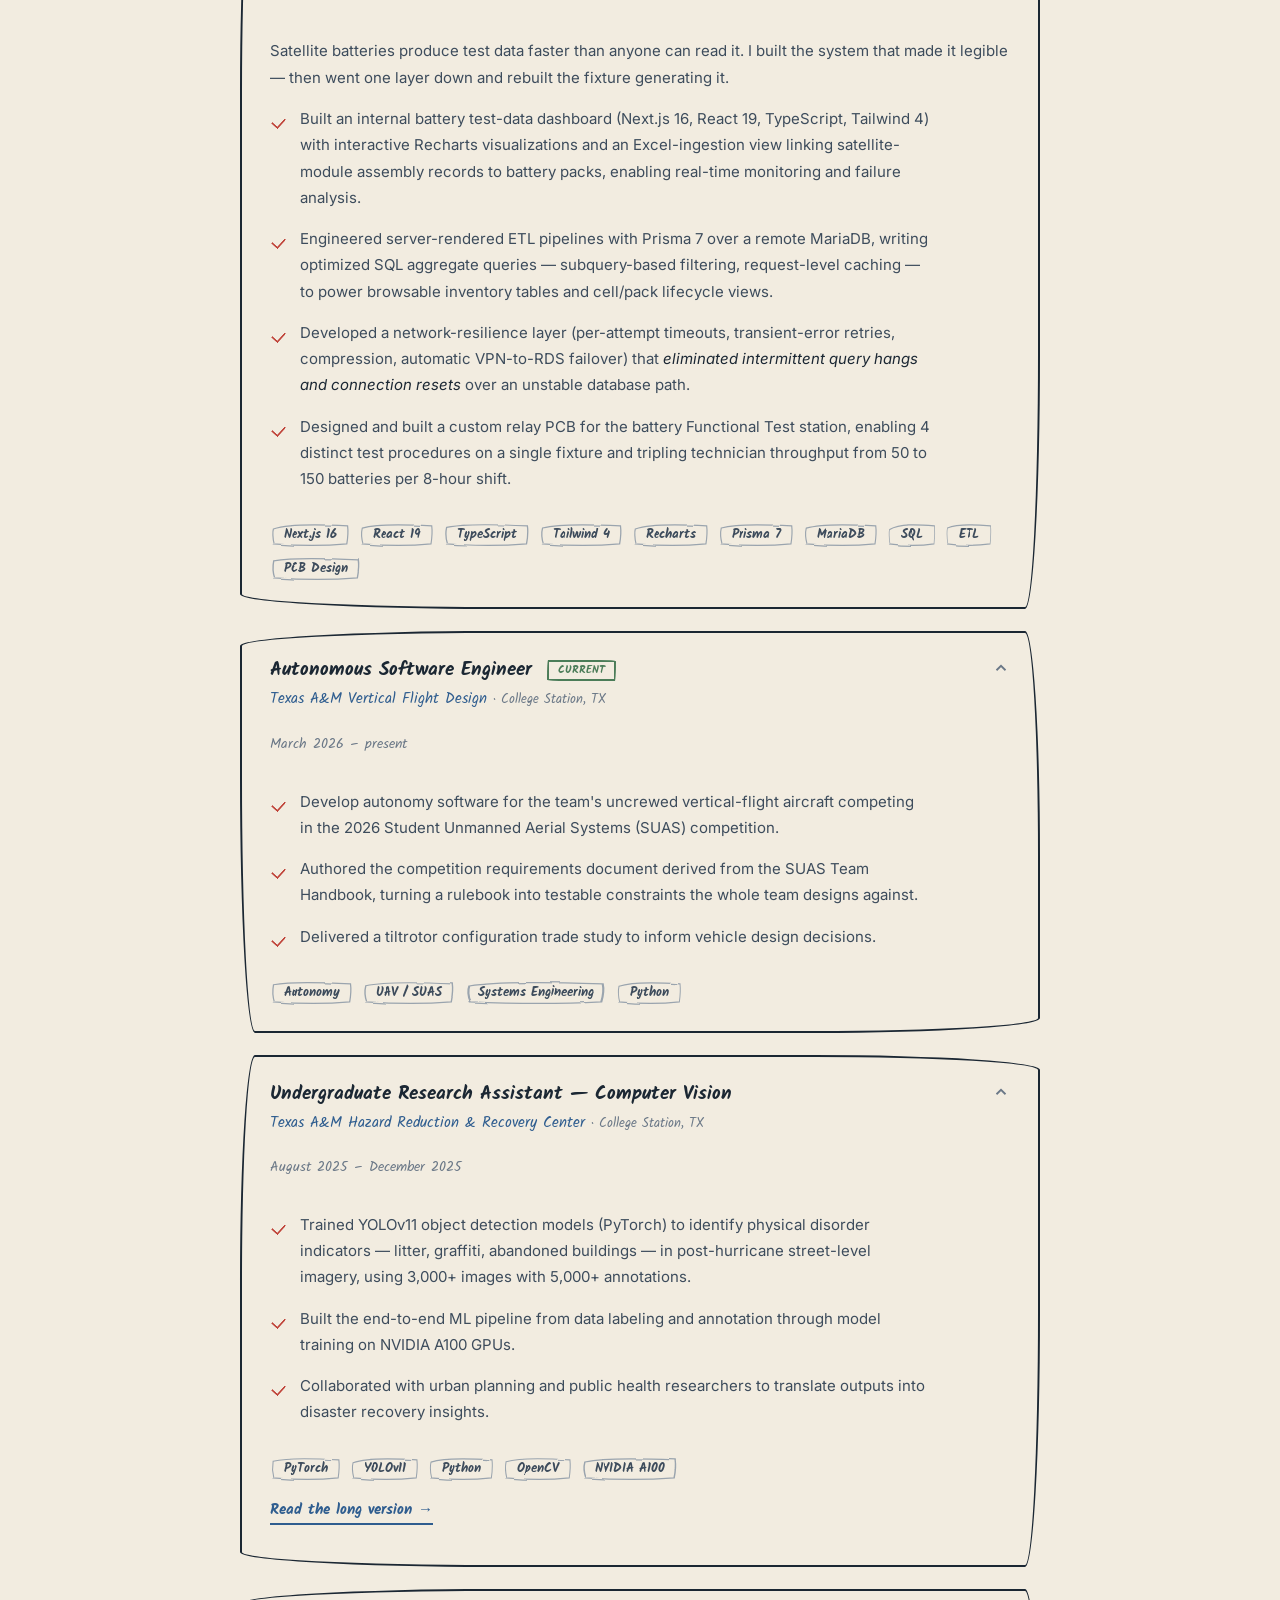
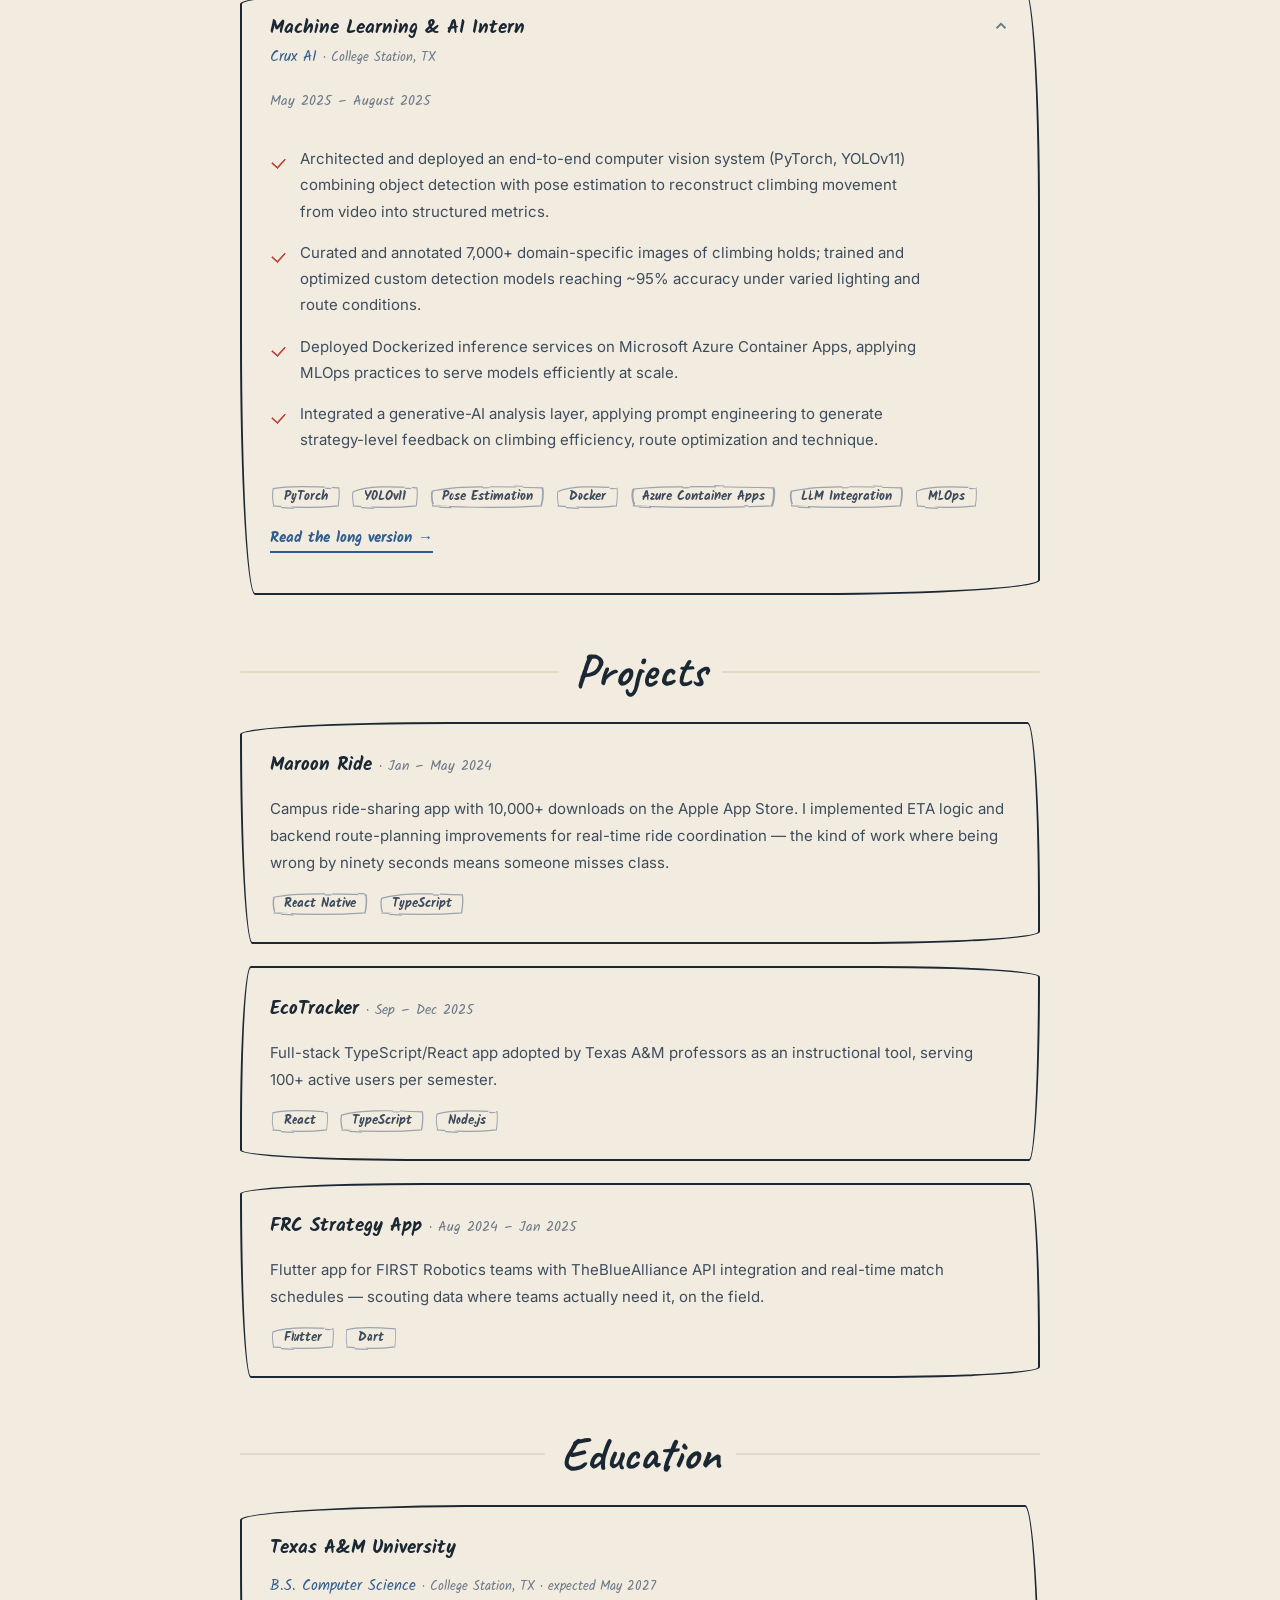
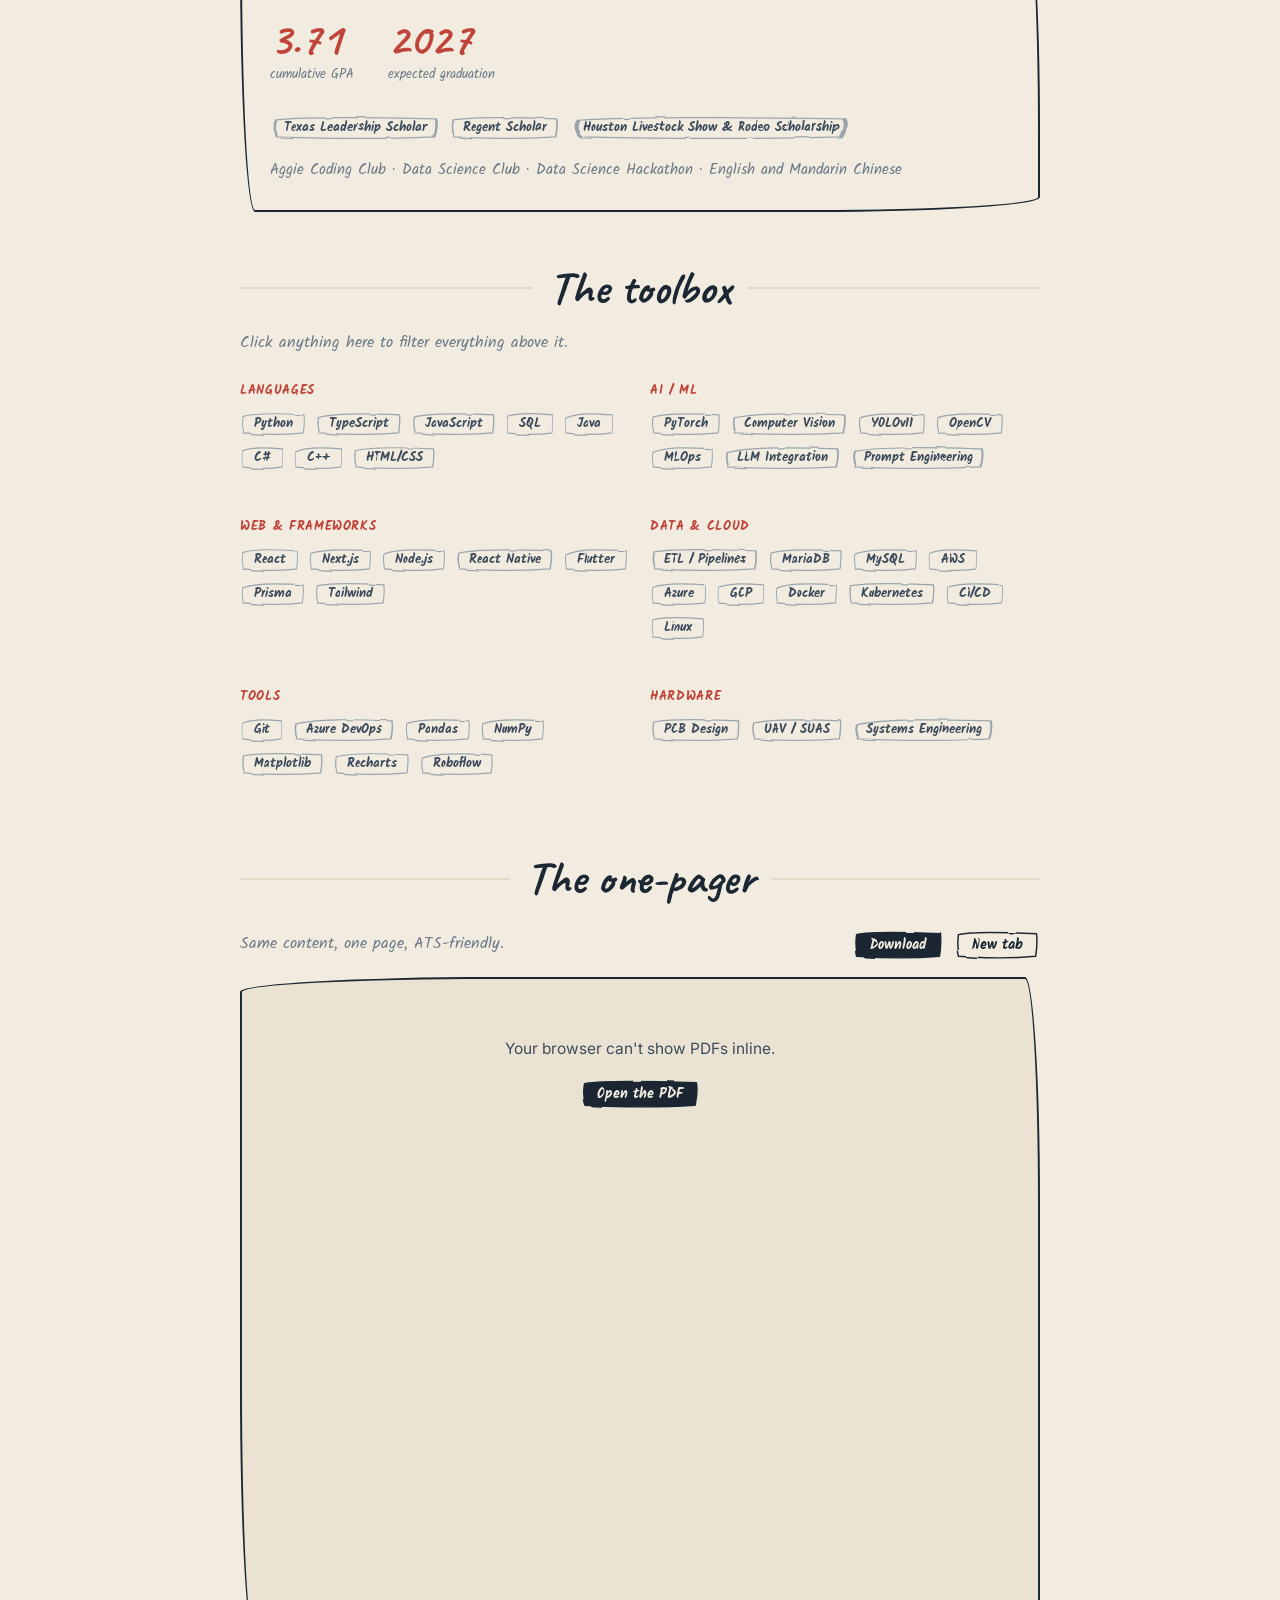
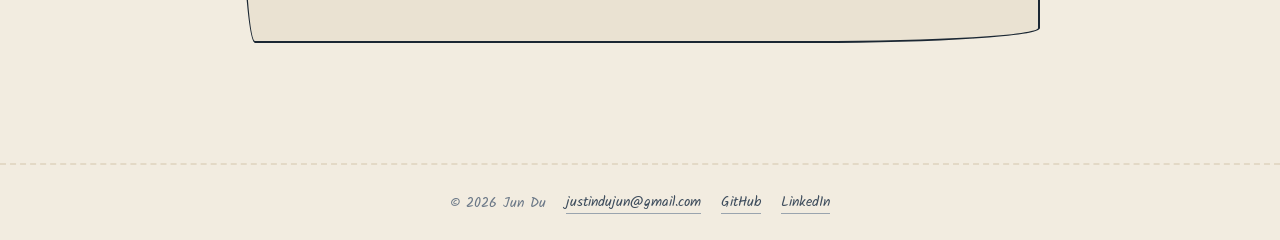
<file: resume.html>
<!DOCTYPE html>
<html lang="en">
<head>
<meta charset="utf-8"/>
<meta name="viewport" content="width=device-width, initial-scale=1.0"/>
<title>Resume — Jun "Justin" Du</title>
<meta name="description" content="The resume of Jun (Justin) Du — CS at Texas A&amp;M, looking for full-time roles for 2027. Filter it by any technology to see exactly where it shows up."/>
<meta name="theme-color" content="#f2ece0"/>
<link rel="icon" href="favicon.svg" type="image/svg+xml"/>
<link rel="canonical" href="https://carkappa.github.io/justin_du_resume/resume.html"/>
<meta property="og:type" content="article"/>
<meta property="og:site_name" content="Jun “Justin” Du"/>
<meta property="og:title" content="Resume — Jun “Justin” Du"/>
<meta property="og:description" content="Experience, projects and skills — every technology chip is a filter, so you can see exactly where it shows up."/>
<meta property="og:url" content="https://carkappa.github.io/justin_du_resume/resume.html"/>
<meta property="og:image" content="https://carkappa.github.io/justin_du_resume/images/og-card.jpg"/>
<meta name="twitter:card" content="summary_large_image"/>
<link rel="preconnect" href="https://fonts.googleapis.com"/>
<link rel="preconnect" href="https://fonts.gstatic.com" crossorigin/>
<link href="https://fonts.googleapis.com/css2?family=Caveat:wght@500;600;700&family=Kalam:wght@300;400;700&family=Inter:wght@400;500;600&display=swap" rel="stylesheet"/>
<link rel="stylesheet" href="paper.css"/>
<script>document.documentElement.classList.add('js');</script>
<style>
  /* ── Filter rail ── */
  #filters{
    position:sticky; top:var(--topbar-h,62px); z-index:35; margin:0 0 30px;
    background:rgba(242,236,224,.9); backdrop-filter:blur(10px);
    border-top:2px dashed var(--paper-3); border-bottom:2px dashed var(--paper-3);
    padding:12px 0;
  }
  #pills{display:flex; gap:9px; overflow-x:auto; scrollbar-width:none; padding-bottom:2px;}
  #pills::-webkit-scrollbar{display:none;}
  .pill{
    font-family:var(--note); font-weight:700; font-size:13.5px; white-space:nowrap;
    color:var(--ink-2); background:none; cursor:pointer; padding:7px 15px; line-height:1;
    border:2px solid var(--ink-4); border-radius:var(--wobble); transition:all .18s;
  }
  .pill:hover{color:var(--ink); border-color:var(--red);}
  .pill.on{color:var(--paper); background:var(--ink); border-color:var(--ink);}
  .pill i{font-style:normal; opacity:.6; font-size:11.5px; margin-left:4px;}
  #fstatus{font-family:var(--note); font-size:13.5px; color:var(--ink-3); padding-top:9px; display:none;}
  #fstatus b{color:var(--red);}
  #fclear{background:none; border:0; font-family:var(--note); font-size:12.5px; color:var(--ink-3); text-decoration:underline; cursor:pointer;}

  /* ── Entries ── */
  .entry{position:relative; scroll-margin-top:130px;}
  #exp{scroll-margin-top:calc(var(--topbar-h,62px) + 70px);}
  .entry.hide{display:none;}
  .ehead{
    display:flex; width:100%; text-align:left; align-items:flex-start; justify-content:space-between;
    gap:16px; background:none; border:0; padding:0; color:inherit; font:inherit;
  }
  .js .ehead{cursor:pointer;}
  .ebody{overflow:hidden;}
  .js .ebody{max-height:0; opacity:0; margin-top:0; transition:max-height .42s cubic-bezier(.4,0,.2,1), opacity .3s, margin-top .3s;}
  .js .entry.open .ebody{max-height:1800px; opacity:1; margin-top:18px;}
  .chev{flex-shrink:0; transition:transform .3s; stroke:var(--ink-3); fill:none; stroke-width:2.4;}
  .entry.open .chev{transform:rotate(180deg);}
  .etitle{font-family:var(--note); font-weight:700; font-size:19px; line-height:1.2; margin:0 0 4px; color:var(--ink);}
  .eorg{font-family:var(--note); font-size:15px; color:var(--blue); margin:0;}
  .eorg small{color:var(--ink-3);}
  .edate{font-family:var(--note); font-size:13.5px; color:var(--ink-3); white-space:nowrap; padding-top:3px;}
  .badge{
    display:inline-block; font-family:var(--note); font-weight:700; font-size:11px;
    color:var(--green); border:2px solid var(--green); border-radius:var(--wobble-2);
    padding:2px 9px; margin-left:8px; vertical-align:middle;
  }

  /* clickable tech chip */
  .tchip{
    position:relative; font-family:var(--note); font-weight:700; font-size:13px;
    color:var(--ink-2); padding:6px 13px; line-height:1; white-space:nowrap;
    cursor:pointer; isolation:isolate; transition:color .18s, transform .18s;
  }
  .tchip svg{position:absolute; inset:0; width:100%; height:100%; overflow:visible; z-index:-1;}
  .tchip svg path{fill:none; stroke:var(--ink-4); stroke-width:1.5; transition:stroke .18s, fill .18s;}
  .tchip:hover{color:var(--ink); transform:translateY(-1px);}
  .tchip:hover svg path{stroke:var(--red);}
  .tchip.on{color:var(--paper);}
  .tchip.on svg path{fill:var(--ink); stroke:var(--ink);}

  .skillgroup{margin-bottom:26px;}
  .skillgroup h4{font-family:var(--note); font-size:13px; font-weight:700; letter-spacing:.05em; text-transform:uppercase; color:var(--red); margin:0 0 10px;}

  #pdf object{width:100%; height:74vh; min-height:520px; display:block; background:var(--paper-2); border:2px solid var(--ink); border-radius:var(--wobble);}

  @media print{
    #filters,#pdf,.actions{display:none !important;}
    .js .ebody{max-height:none !important; opacity:1 !important; margin-top:12px !important;}
    .entry.hide{display:block !important;}
    .chev{display:none;}
  }
</style>
</head>
<body>

<div id="rail"></div>
<div id="vignette"></div>
<div id="grain"></div>

<svg width="0" height="0" style="position:absolute" aria-hidden="true"><defs>
  <filter id="boil" x="-25%" y="-25%" width="150%" height="150%">
    <feTurbulence type="fractalNoise" baseFrequency="0.028" numOctaves="2" seed="2" result="n">
      <animate attributeName="seed" values="2;9;16" dur="0.36s" calcMode="discrete" repeatCount="indefinite"/>
    </feTurbulence>
    <feDisplacementMap in="SourceGraphic" in2="n" scale="3.4" xChannelSelector="R" yChannelSelector="G"/>
  </filter>
</defs></svg>

<header id="topbar">
  <a href="index.html" class="mark">JD<span>.</span></a>
  <nav>
    <a class="tlink" href="index.html">The desk</a>
    <a class="tlink" href="experience-hrc-detail.html">Hurricane research</a>
    <a class="tlink" href="experience-crux-detail.html">Crux AI</a>
    <a class="tlink on" href="resume.html">Resume</a>
  </nav>
  <a class="hbtn filled" href="JunDu_s_Resume.pdf" download="Jun_Du_Resume.pdf">Resume PDF</a>
</header>

<main class="sheet">

  <div class="kicker rise">Curriculum vitae</div>
  <h1 class="title rise">Jun “Justin” Du</h1>
  <p class="lede rise" style="margin-bottom:18px;">
    Computer Science at Texas A&amp;M. I build the layer where models, data and hardware have to meet
    production — <em>and every chip on this page is a filter</em>, so you can see exactly where any
    technology shows up in my work. <b style="color:var(--ink);">Looking for full-time roles for after I graduate in May 2027.</b>
  </p>

  <div class="meta rise">
    <span>✉ <a class="morelink" href="mailto:justindujun@gmail.com">justindujun@gmail.com</a></span>
    <span>⌨ <a class="morelink" href="https://github.com/Carkappa" target="_blank" rel="noopener">github.com/Carkappa</a></span>
    <span>in <a class="morelink" href="https://www.linkedin.com/in/justin-du-79076121b/" target="_blank" rel="noopener">LinkedIn</a></span>
  </div>

  <div class="actions rise" style="display:flex; flex-wrap:wrap; gap:12px; margin-bottom:38px;">
    <a class="hbtn filled" href="#pdf">Read the PDF inline</a>
    <button class="hbtn" type="button" onclick="window.print()">Print this page</button>
    <button class="hbtn" type="button" id="expandAll"><span id="expandLbl">Expand all</span></button>
  </div>

  <div class="grid3 rise" style="margin-bottom:34px;">
    <div class="card stat-box"><b>7k+</b><span>images annotated · Crux AI</span></div>
    <div class="card alt stat-box"><b>~95%</b><span>detection accuracy</span></div>
    <div class="card stat-box"><b>3×</b><span>test throughput · 50 → 150 / shift</span></div>
    <div class="card alt stat-box"><b>10k+</b><span>App Store downloads</span></div>
  </div>

  <!-- ═══ Filters ═══ -->
  <div id="filters">
    <div id="pills">
      <button class="pill on" data-domain="all">Everything <i></i></button>
      <button class="pill" data-domain="ml">Machine learning <i></i></button>
      <button class="pill" data-domain="cv">Computer vision <i></i></button>
      <button class="pill" data-domain="data">Data engineering <i></i></button>
      <button class="pill" data-domain="fullstack">Full-stack <i></i></button>
      <button class="pill" data-domain="cloud">Cloud &amp; infra <i></i></button>
      <button class="pill" data-domain="mobile">Mobile <i></i></button>
      <button class="pill" data-domain="hardware">Hardware <i></i></button>
    </div>
    <div id="fstatus">showing <b id="fname"></b> — <span id="fcount"></span> <button id="fclear">clear</button></div>
  </div>

  <!-- ═══ Experience ═══ -->
  <div class="rule"><h2 class="head">Experience</h2></div>

  <div id="exp">

    <article class="entry card" data-domains="cloud" data-tech="platform-engineering infrastructure developer-tooling devops">
      <button class="ehead" aria-expanded="false">
        <div>
          <p class="etitle">Platform Engineer Co-op <span class="badge">CURRENT</span></p>
          <p class="eorg">Raytheon Technologies <small>· Richardson, TX</small></p>
          <p class="edate" style="padding-top:6px;">Fall 2026 – present</p>
        </div>
        <svg class="chev" width="18" height="18" viewBox="0 0 24 24"><polyline points="6 9 12 15 18 9"/></svg>
      </button>
      <div class="ebody">
        <ul class="checks">
          <li>Platform engineering co-op supporting internal developer platforms and infrastructure tooling for defense systems software teams.</li>
          <li>Focused on the layer engineers build <em>on</em> rather than the product itself — build and deployment tooling, environment reliability, and the paved paths that let mission software teams ship.</li>
          <li>Top Secret clearance in process.</li>
        </ul>
        <div class="chips" data-tchips="Platform Engineering|platform-engineering,Infrastructure|infrastructure,Developer Tooling|developer-tooling,DevOps|devops"></div>
      </div>
    </article>

    <article class="entry card alt" data-domains="data fullstack hardware cloud" data-tech="nextjs react typescript tailwind recharts prisma mariadb sql etl pcb">
      <button class="ehead" aria-expanded="false">
        <div>
          <p class="etitle">Data Engineer Intern</p>
          <p class="eorg">AST SpaceMobile <small>· Miami, FL</small></p>
          <p class="edate" style="padding-top:6px;">May 2026 – August 2026</p>
        </div>
        <svg class="chev" width="18" height="18" viewBox="0 0 24 24"><polyline points="6 9 12 15 18 9"/></svg>
      </button>
      <div class="ebody">
        <p style="font-size:15px;">Satellite batteries produce test data faster than anyone can read it. I built the system that made it legible — then went one layer down and rebuilt the fixture generating it.</p>
        <ul class="checks">
          <li>Built an internal battery test-data dashboard (Next.js 16, React 19, TypeScript, Tailwind 4) with interactive Recharts visualizations and an Excel-ingestion view linking satellite-module assembly records to battery packs, enabling real-time monitoring and failure analysis.</li>
          <li>Engineered server-rendered ETL pipelines with Prisma 7 over a remote MariaDB, writing optimized SQL aggregate queries — subquery-based filtering, request-level caching — to power browsable inventory tables and cell/pack lifecycle views.</li>
          <li>Developed a network-resilience layer (per-attempt timeouts, transient-error retries, compression, automatic VPN-to-RDS failover) that <em>eliminated intermittent query hangs and connection resets</em> over an unstable database path.</li>
          <li>Designed and built a custom relay PCB for the battery Functional Test station, enabling 4 distinct test procedures on a single fixture and tripling technician throughput from 50 to 150 batteries per 8-hour shift.</li>
        </ul>
        <div class="chips" data-tchips="Next.js 16|nextjs,React 19|react,TypeScript|typescript,Tailwind 4|tailwind,Recharts|recharts,Prisma 7|prisma,MariaDB|mariadb,SQL|sql,ETL|etl,PCB Design|pcb"></div>
      </div>
    </article>

    <article class="entry card" data-domains="cloud" data-tech="autonomy uav systems-engineering python">
      <button class="ehead" aria-expanded="false">
        <div>
          <p class="etitle">Autonomous Software Engineer <span class="badge">CURRENT</span></p>
          <p class="eorg">Texas A&amp;M Vertical Flight Design <small>· College Station, TX</small></p>
          <p class="edate" style="padding-top:6px;">March 2026 – present</p>
        </div>
        <svg class="chev" width="18" height="18" viewBox="0 0 24 24"><polyline points="6 9 12 15 18 9"/></svg>
      </button>
      <div class="ebody">
        <ul class="checks">
          <li>Develop autonomy software for the team's uncrewed vertical-flight aircraft competing in the 2026 Student Unmanned Aerial Systems (SUAS) competition.</li>
          <li>Authored the competition requirements document derived from the SUAS Team Handbook, turning a rulebook into testable constraints the whole team designs against.</li>
          <li>Delivered a tiltrotor configuration trade study to inform vehicle design decisions.</li>
        </ul>
        <div class="chips" data-tchips="Autonomy|autonomy,UAV / SUAS|uav,Systems Engineering|systems-engineering,Python|python"></div>
      </div>
    </article>

    <article class="entry card alt" data-domains="ml cv" data-tech="pytorch yolov11 python opencv nvidia-a100 computer-vision">
      <button class="ehead" aria-expanded="false">
        <div>
          <p class="etitle">Undergraduate Research Assistant — Computer Vision</p>
          <p class="eorg">Texas A&amp;M Hazard Reduction &amp; Recovery Center <small>· College Station, TX</small></p>
          <p class="edate" style="padding-top:6px;">August 2025 – December 2025</p>
        </div>
        <svg class="chev" width="18" height="18" viewBox="0 0 24 24"><polyline points="6 9 12 15 18 9"/></svg>
      </button>
      <div class="ebody">
        <ul class="checks">
          <li>Trained YOLOv11 object detection models (PyTorch) to identify physical disorder indicators — litter, graffiti, abandoned buildings — in post-hurricane street-level imagery, using 3,000+ images with 5,000+ annotations.</li>
          <li>Built the end-to-end ML pipeline from data labeling and annotation through model training on NVIDIA A100 GPUs.</li>
          <li>Collaborated with urban planning and public health researchers to translate outputs into disaster recovery insights.</li>
        </ul>
        <div class="chips" data-tchips="PyTorch|pytorch,YOLOv11|yolov11,Python|python,OpenCV|opencv,NVIDIA A100|nvidia-a100"></div>
        <p style="margin-top:14px;"><a class="morelink" href="experience-hrc-detail.html">Read the long version →</a></p>
      </div>
    </article>

    <article class="entry card" data-domains="ml cv cloud" data-tech="pytorch yolov11 python docker azure llm prompt-engineering mlops computer-vision">
      <button class="ehead" aria-expanded="false">
        <div>
          <p class="etitle">Machine Learning &amp; AI Intern</p>
          <p class="eorg">Crux AI <small>· College Station, TX</small></p>
          <p class="edate" style="padding-top:6px;">May 2025 – August 2025</p>
        </div>
        <svg class="chev" width="18" height="18" viewBox="0 0 24 24"><polyline points="6 9 12 15 18 9"/></svg>
      </button>
      <div class="ebody">
        <ul class="checks">
          <li>Architected and deployed an end-to-end computer vision system (PyTorch, YOLOv11) combining object detection with pose estimation to reconstruct climbing movement from video into structured metrics.</li>
          <li>Curated and annotated 7,000+ domain-specific images of climbing holds; trained and optimized custom detection models reaching ~95% accuracy under varied lighting and route conditions.</li>
          <li>Deployed Dockerized inference services on Microsoft Azure Container Apps, applying MLOps practices to serve models efficiently at scale.</li>
          <li>Integrated a generative-AI analysis layer, applying prompt engineering to generate strategy-level feedback on climbing efficiency, route optimization and technique.</li>
        </ul>
        <div class="chips" data-tchips="PyTorch|pytorch,YOLOv11|yolov11,Pose Estimation|computer-vision,Docker|docker,Azure Container Apps|azure,LLM Integration|llm,MLOps|mlops"></div>
        <p style="margin-top:14px;"><a class="morelink" href="experience-crux-detail.html">Read the long version →</a></p>
      </div>
    </article>

  </div>
  <p id="expEmpty" style="display:none; font-family:var(--note); color:var(--ink-3);">Nothing in my experience matches that filter.</p>

  <!-- ═══ Projects ═══ -->
  <div class="rule"><h2 class="head">Projects</h2></div>

  <div id="proj">
    <article class="entry card" data-domains="mobile fullstack" data-tech="react-native typescript">
      <h3 class="sub" style="font-size:19px;">Maroon Ride <span style="font-weight:400;color:var(--ink-3);font-size:14px;">· Jan – May 2024</span></h3>
      <p style="font-size:15px;">Campus ride-sharing app with 10,000+ downloads on the Apple App Store. I implemented ETA logic and backend route-planning improvements for real-time ride coordination — the kind of work where being wrong by ninety seconds means someone misses class.</p>
      <div class="chips" data-tchips="React Native|react-native,TypeScript|typescript"></div>
    </article>

    <article class="entry card alt" data-domains="fullstack" data-tech="react typescript nodejs">
      <h3 class="sub" style="font-size:19px;">EcoTracker <span style="font-weight:400;color:var(--ink-3);font-size:14px;">· Sep – Dec 2025</span></h3>
      <p style="font-size:15px;">Full-stack TypeScript/React app adopted by Texas A&amp;M professors as an instructional tool, serving 100+ active users per semester.</p>
      <div class="chips" data-tchips="React|react,TypeScript|typescript,Node.js|nodejs"></div>
    </article>

    <article class="entry card" data-domains="mobile" data-tech="flutter dart">
      <h3 class="sub" style="font-size:19px;">FRC Strategy App <span style="font-weight:400;color:var(--ink-3);font-size:14px;">· Aug 2024 – Jan 2025</span></h3>
      <p style="font-size:15px;">Flutter app for FIRST Robotics teams with TheBlueAlliance API integration and real-time match schedules — scouting data where teams actually need it, on the field.</p>
      <div class="chips" data-tchips="Flutter|flutter,Dart|dart"></div>
    </article>
  </div>
  <p id="projEmpty" style="display:none; font-family:var(--note); color:var(--ink-3);">No projects match that filter.</p>

  <!-- ═══ Education ═══ -->
  <div class="rule"><h2 class="head">Education</h2></div>

  <div class="card rise">
    <h3 class="sub" style="font-size:19px;">Texas A&amp;M University</h3>
    <p class="eorg" style="margin-bottom:16px;">B.S. Computer Science <small>· College Station, TX · expected May 2027</small></p>
    <div class="nums">
      <div class="num"><b>3.71</b><span>cumulative GPA</span></div>
      <div class="num"><b>2027</b><span>expected graduation</span></div>
    </div>
    <div class="chips" data-chips="Texas Leadership Scholar,Regent Scholar,Houston Livestock Show &amp; Rodeo Scholarship"></div>
    <p style="font-family:var(--note); font-size:14.5px; color:var(--ink-3); margin:18px 0 0;">
      Aggie Coding Club · Data Science Club · Data Science Hackathon · English and Mandarin Chinese
    </p>
  </div>

  <!-- ═══ Skills ═══ -->
  <div class="rule"><h2 class="head">The toolbox</h2></div>
  <p style="font-family:var(--note); color:var(--ink-3); margin:-8px 0 22px;">Click anything here to filter everything above it.</p>

  <div class="grid2" id="skills">
    <div class="skillgroup">
      <h4>Languages</h4>
      <div class="chips" data-tchips="Python|python,TypeScript|typescript,JavaScript|javascript,SQL|sql,Java|java,C#|csharp,C++|cpp,HTML/CSS|html-css"></div>
    </div>
    <div class="skillgroup">
      <h4>AI / ML</h4>
      <div class="chips" data-tchips="PyTorch|pytorch,Computer Vision|computer-vision,YOLOv11|yolov11,OpenCV|opencv,MLOps|mlops,LLM Integration|llm,Prompt Engineering|prompt-engineering"></div>
    </div>
    <div class="skillgroup">
      <h4>Web &amp; frameworks</h4>
      <div class="chips" data-tchips="React|react,Next.js|nextjs,Node.js|nodejs,React Native|react-native,Flutter|flutter,Prisma|prisma,Tailwind|tailwind"></div>
    </div>
    <div class="skillgroup">
      <h4>Data &amp; cloud</h4>
      <div class="chips" data-tchips="ETL / Pipelines|etl,MariaDB|mariadb,MySQL|mysql,AWS|aws,Azure|azure,GCP|gcp,Docker|docker,Kubernetes|kubernetes,CI/CD|cicd,Linux|linux"></div>
    </div>
    <div class="skillgroup">
      <h4>Tools</h4>
      <div class="chips" data-tchips="Git|git,Azure DevOps|azure-devops,Pandas|pandas,NumPy|numpy,Matplotlib|matplotlib,Recharts|recharts,Roboflow|roboflow"></div>
    </div>
    <div class="skillgroup">
      <h4>Hardware</h4>
      <div class="chips" data-tchips="PCB Design|pcb,UAV / SUAS|uav,Systems Engineering|systems-engineering"></div>
    </div>
  </div>

  <!-- ═══ PDF ═══ -->
  <div class="rule"><h2 class="head">The one-pager</h2></div>
  <div id="pdf">
    <div style="display:flex; flex-wrap:wrap; gap:12px; align-items:center; justify-content:space-between; margin-bottom:16px;">
      <p style="font-family:var(--note); color:var(--ink-3); margin:0;">Same content, one page, ATS-friendly.</p>
      <div style="display:flex; gap:10px;">
        <a class="hbtn filled" href="JunDu_s_Resume.pdf" download="Jun_Du_Resume.pdf">Download</a>
        <a class="hbtn" href="JunDu_s_Resume.pdf" target="_blank" rel="noopener">New tab</a>
      </div>
    </div>
    <object data="JunDu_s_Resume.pdf#view=FitH" type="application/pdf">
      <div style="padding:40px; text-align:center;">
        <p>Your browser can't show PDFs inline.</p>
        <a class="hbtn filled" href="JunDu_s_Resume.pdf" target="_blank" rel="noopener">Open the PDF</a>
      </div>
    </object>
  </div>

</main>

<footer class="foot">
  <span>© <span id="year"></span> Jun Du</span>
  <a href="mailto:justindujun@gmail.com">justindujun@gmail.com</a>
  <a href="https://github.com/Carkappa" target="_blank" rel="noopener">GitHub</a>
  <a href="https://www.linkedin.com/in/justin-du-79076121b/" target="_blank" rel="noopener">LinkedIn</a>
</footer>

<script src="paper.js"></script>
<script>
document.body.classList.add('js');

/* ── Clickable tech chips: "Label|slug,Label|slug" ── */
document.querySelectorAll('.chips[data-tchips]').forEach(box=>{
  box.innerHTML = box.dataset.tchips.split(',').map(pair=>{
    const [label, slug] = pair.split('|');
    const w = 6 + Math.random()*4;
    return `<span class="tchip boil" data-tech="${slug.trim()}" role="button" tabindex="0">`
         + `<svg viewBox="0 0 100 32" preserveAspectRatio="none"><path d="M3 ${w} C 24 2, 60 3, 97 5 C 98 13, 97 22, 96 28 C 64 31, 30 30, 4 28 C 2 21, 2 12, 3 ${w} Z"/></svg>`
         + `${label.trim()}</span>`;
  }).join('');
});

/* ── Expand / collapse ── */
const entries = [...document.querySelectorAll('#exp .entry')];
entries.forEach(e=>{
  const head = e.querySelector('.ehead');
  head.addEventListener('click', ()=>{
    const open = e.classList.toggle('open');
    head.setAttribute('aria-expanded', String(open));
    syncLabel();
  });
});
/* A resume that hides its bullets makes the reader work for them: start open. */
entries.forEach(e=>{
  e.classList.add('open');
  e.querySelector('.ehead')?.setAttribute('aria-expanded','true');
});

const expandLbl = document.getElementById('expandLbl');
function syncLabel(){
  const vis = entries.filter(e=>!e.classList.contains('hide'));
  expandLbl.textContent = (vis.length && vis.every(e=>e.classList.contains('open'))) ? 'Collapse all' : 'Expand all';
}
document.getElementById('expandAll').addEventListener('click', ()=>{
  const vis = entries.filter(e=>!e.classList.contains('hide'));
  const open = !(vis.length && vis.every(e=>e.classList.contains('open')));
  vis.forEach(e=>{
    e.classList.toggle('open', open);
    e.querySelector('.ehead')?.setAttribute('aria-expanded', String(open));
  });
  syncLabel();
});
syncLabel();

/* ── Filtering ── */
const cards  = [...document.querySelectorAll('#exp .entry, #proj .entry')];
const pills  = [...document.querySelectorAll('.pill')];
const fstat  = document.getElementById('fstatus');
const fname  = document.getElementById('fname');
const fcount = document.getElementById('fcount');
let active = {type:'domain', value:'all'};

function labelFor(tech){
  const el = document.querySelector(`.tchip[data-tech="${tech}"]`);
  return el ? el.textContent.trim() : tech;
}
function matches(card){
  if(active.value === 'all') return true;
  const set = (active.type === 'domain' ? card.dataset.domains : card.dataset.tech) || '';
  return set.split(/\s+/).includes(active.value);
}
function apply(){
  let e = 0, p = 0;
  cards.forEach(c=>{
    const ok = matches(c);
    c.classList.toggle('hide', !ok);
    if(ok){ c.closest('#exp') ? e++ : p++; }
  });
  document.getElementById('expEmpty').style.display  = e ? 'none' : 'block';
  document.getElementById('projEmpty').style.display = p ? 'none' : 'block';

  pills.forEach(x=>x.classList.toggle('on', active.type==='domain' && x.dataset.domain===active.value));
  document.querySelectorAll('.tchip').forEach(t=>t.classList.toggle('on', active.type==='tech' && t.dataset.tech===active.value));

  if(active.value === 'all'){ fstat.style.display = 'none'; }
  else{
    fstat.style.display = 'block';
    fname.textContent = active.type==='tech' ? labelFor(active.value)
      : (document.querySelector(`.pill[data-domain="${active.value}"]`)?.childNodes[0].textContent.trim() || active.value);
    const n = e + p;
    fcount.textContent = n + (n===1 ? ' match' : ' matches');
    // open what survived, so the answer is visible not one click away
    entries.forEach(x=>{
      if(!x.classList.contains('hide')){
        x.classList.add('open');
        x.querySelector('.ehead')?.setAttribute('aria-expanded','true');
      }
    });
  }
  syncLabel();
}
function setFilter(type, value){
  active = (active.type===type && active.value===value && value!=='all')
    ? {type:'domain', value:'all'} : {type, value};
  apply();
}

pills.forEach(p=>p.addEventListener('click', ()=>{
  setFilter('domain', p.dataset.domain);
  document.getElementById('exp').scrollIntoView({behavior:'smooth', block:'start'});
}));
document.addEventListener('click', ev=>{
  const t = ev.target.closest('.tchip');
  if(!t) return;
  setFilter('tech', t.dataset.tech);
  document.getElementById('exp').scrollIntoView({behavior:'smooth', block:'start'});
});
document.addEventListener('keydown', ev=>{
  if(ev.key !== 'Enter' && ev.key !== ' ') return;
  const t = ev.target.closest?.('.tchip');
  if(!t) return;
  ev.preventDefault();
  setFilter('tech', t.dataset.tech);
});
document.getElementById('fclear').addEventListener('click', ()=>setFilter('domain','all'));

/* pill counts */
pills.forEach(p=>{
  const d = p.dataset.domain, i = p.querySelector('i');
  if(!i) return;
  i.textContent = d==='all' ? cards.length
    : cards.filter(c=>(c.dataset.domains||'').split(/\s+/).includes(d)).length;
});

/* deep link: resume.html#tech=pytorch */
const m = location.hash.match(/^#tech=([\w-]+)$/);
if(m) setFilter('tech', m[1]);
</script>
</body>
</html>
</file>
<file: paper.css>
/* ══════════════════════════════════════════════════════════════
   paper.css — the shared ink-on-paper system.
   Every page on this site pulls its palette, type and components
   from here, so nothing can drift out of sync.
   ══════════════════════════════════════════════════════════════ */

:root{
  --paper:#f2ece0; --paper-2:#eae2d2; --paper-3:#e3d9c6;
  --ink:#1b2733; --ink-2:#3d4c5c; --ink-3:#6b7887; --ink-4:#9aa4ae;
  --red:#c0443a; --blue:#2f5d8f; --yellow:#e0ae37; --green:#4b7c58;
  --hand:'Caveat','Bradley Hand','Segoe Print',cursive; --note:'Kalam','Bradley Hand','Segoe Print',cursive;
  --body:'Inter',system-ui,-apple-system,'Segoe UI',sans-serif;
  /* the classic hand-drawn box: uneven radii on both axes */
  --wobble:255px 15px 225px 15px/15px 225px 15px 255px;
  --wobble-2:15px 225px 15px 255px/225px 15px 255px 15px;
}

*,*::before,*::after{box-sizing:border-box;}
html{scroll-behavior:smooth;}
body{
  margin:0; background:var(--paper); color:var(--ink);
  font-family:var(--body); -webkit-font-smoothing:antialiased;
  overflow-x:hidden;
}
::-webkit-scrollbar{width:10px;}
::-webkit-scrollbar-track{background:var(--paper-2);}
::-webkit-scrollbar-thumb{background:var(--ink-4); border-radius:6px; border:3px solid var(--paper-2);}

/* ── Paper texture ── */
#grain{
  position:fixed; inset:0; z-index:3; pointer-events:none;
  mix-blend-mode:multiply; opacity:.5;
  background-image:url("data:image/svg+xml,%3Csvg xmlns='http://www.w3.org/2000/svg' width='300' height='300'%3E%3Cfilter id='f'%3E%3CfeTurbulence type='fractalNoise' baseFrequency='0.9' numOctaves='4' stitchTiles='stitch'/%3E%3C/filter%3E%3Crect width='300' height='300' filter='url(%23f)' opacity='0.35'/%3E%3C/svg%3E");
}
#vignette{
  position:fixed; inset:0; z-index:2; pointer-events:none;
  background:radial-gradient(ellipse at 50% 40%, transparent 50%, rgba(120,105,80,.14) 100%);
}
.boil{filter:url(#boil);}

/* ── Reading rail ── */
#rail{
  position:fixed; top:0; left:0; height:3px; width:0; z-index:600;
  background:var(--red); transition:width .08s linear;
}

/* ══ Top bar ══ */
#topbar{
  position:sticky; top:0; z-index:40;
  display:flex; align-items:center; justify-content:space-between;
  gap:16px; padding:16px 26px;
  background:rgba(242,236,224,.86); backdrop-filter:blur(10px);
  border-bottom:1px solid var(--paper-3);
}
.mark{font-family:var(--hand); font-size:30px; font-weight:700; color:var(--ink); text-decoration:none; line-height:1;}
.mark span{color:var(--red);}
#topbar nav{display:flex; align-items:center; gap:20px; flex-wrap:wrap;}
.tlink{
  font-family:var(--note); font-weight:700; font-size:14.5px;
  color:var(--ink-3); text-decoration:none; padding-bottom:2px;
  border-bottom:2px solid transparent; transition:color .2s, border-color .2s;
}
.tlink:hover{color:var(--ink);}
.tlink.on{color:var(--ink); border-color:var(--red);}

/* ══ Hand-drawn button ══ */
.hbtn{
  position:relative; display:inline-flex; align-items:center; gap:8px;
  font-family:var(--note); font-size:14px; font-weight:700; color:var(--ink);
  background:none; border:0; cursor:pointer; padding:9px 17px; line-height:1;
  text-decoration:none; white-space:nowrap; isolation:isolate;
}
.hbtn svg.box{position:absolute; inset:0; width:100%; height:100%; overflow:visible; pointer-events:none; z-index:-1;}
.hbtn svg.box path{fill:none; stroke:var(--ink); stroke-width:1.7; stroke-linecap:round; stroke-linejoin:round;}
.hbtn:hover{color:var(--red);}
.hbtn:hover svg.box path{stroke:var(--red);}
.hbtn.filled{color:var(--paper);}
.hbtn.filled svg.box path{fill:var(--ink); stroke:var(--ink);}
.hbtn.filled:hover{color:var(--paper);}
.hbtn.filled:hover svg.box path{fill:var(--red); stroke:var(--red);}

/* ══ Page shell ══ */
.sheet{max-width:860px; margin:0 auto; padding:56px 30px 120px; position:relative; z-index:5;}
.sheet.wide{max-width:1040px;}

.kicker{
  font-family:var(--note); font-size:13.5px; font-weight:700;
  letter-spacing:.06em; text-transform:uppercase; color:var(--red); margin-bottom:10px;
}
h1.title{font-family:var(--hand); font-size:clamp(2.8rem,7vw,4.6rem); font-weight:700; line-height:.98; margin:0 0 10px; color:var(--ink);}
h2.head{font-family:var(--hand); font-size:clamp(2rem,4.4vw,2.9rem); font-weight:700; line-height:1.05; margin:0 0 16px; color:var(--ink);}
h3.sub{font-family:var(--note); font-size:17px; font-weight:700; margin:0 0 10px; color:var(--ink);}
.where{font-family:var(--note); font-size:17px; color:var(--ink-2); margin:0 0 4px;}
.when{font-family:var(--note); font-size:14px; color:var(--ink-3); margin:0 0 6px;}
.meta{display:flex; flex-wrap:wrap; gap:6px 20px; font-family:var(--note); font-size:14px; color:var(--ink-3); margin:0 0 34px;}
.meta span{display:inline-flex; align-items:center; gap:7px;}

p, .body{font-size:15.5px; line-height:1.8; color:var(--ink-2);}
.lede{font-size:17px; line-height:1.75; color:var(--ink-2); margin:0 0 26px; max-width:62ch;}
.lede em, .hl{font-style:italic; color:var(--ink); background:linear-gradient(transparent 62%, rgba(224,174,55,.45) 62%);}

/* ══ Checkmark lists ══ */
ul.checks{list-style:none; padding:0; margin:0 0 30px; max-width:66ch;}
ul.checks li{position:relative; padding-left:30px; margin-bottom:15px; font-size:15px; line-height:1.75; color:var(--ink-2);}
ul.checks li::before{
  content:''; position:absolute; left:2px; top:11px; width:13px; height:9px;
  border-left:2.2px solid var(--red); border-bottom:2.2px solid var(--red);
  transform:rotate(-48deg); border-radius:1px;
}
ul.checks li em{font-style:italic; color:var(--ink);}
ul.checks.blue li::before{border-color:var(--blue);}

/* ══ Hand-drawn card ══ */
.card{
  position:relative; background:var(--paper);
  border:2px solid var(--ink); border-radius:var(--wobble);
  padding:26px 28px; margin-bottom:22px;
}
.card.alt{border-radius:var(--wobble-2);}
.card.light{border-color:var(--ink-4);}
.card.accent{border-color:var(--red);}
.card > :last-child{margin-bottom:0;}

.grid2{display:grid; grid-template-columns:repeat(auto-fit,minmax(280px,1fr)); gap:20px;}
.grid3{display:grid; grid-template-columns:repeat(auto-fit,minmax(190px,1fr)); gap:16px;}

/* ══ Big numbers ══ */
.nums{display:flex; flex-wrap:wrap; gap:34px; margin:0 0 30px;}
.num b{display:block; font-family:var(--hand); font-size:46px; font-weight:700; line-height:1; color:var(--red);}
.num span{font-family:var(--note); font-size:12.5px; color:var(--ink-3);}
.stat-box{text-align:center; padding:22px 14px;}
.stat-box b{display:block; font-family:var(--hand); font-size:2.6rem; font-weight:700; line-height:1; color:var(--red); margin-bottom:4px;}
.stat-box span{font-family:var(--note); font-size:12px; color:var(--ink-3);}

/* ══ Chips ══ */
.chips{display:flex; flex-wrap:wrap; gap:9px;}
.chip{
  position:relative; font-family:var(--note); font-weight:700; font-size:13px;
  color:var(--ink-2); padding:6px 13px; line-height:1; white-space:nowrap; isolation:isolate;
}
.chip svg{position:absolute; inset:0; width:100%; height:100%; overflow:visible; z-index:-1;}
.chip svg path{fill:none; stroke:var(--ink-4); stroke-width:1.5; stroke-linecap:round;}

/* ══ Margin note ══ */
.aside{
  position:relative; margin:32px 0; padding:20px 24px; max-width:62ch;
  font-family:var(--note); font-size:15px; line-height:1.7; color:var(--ink-2);
}
.aside::before{content:''; position:absolute; left:0; top:4px; bottom:4px; width:3px; background:var(--yellow); border-radius:2px;}

/* ══ Taped-in code ══ */
.code{
  position:relative; background:var(--paper-2); border:2px solid var(--ink-4);
  border-radius:var(--wobble-2); padding:20px 22px; overflow-x:auto; margin-bottom:22px;
}
.code .fname{font-family:var(--note); font-size:12.5px; color:var(--ink-3); margin-bottom:10px;}
.code pre{margin:0; font-family:ui-monospace,SFMono-Regular,Menlo,monospace; font-size:12.5px; line-height:1.85; color:var(--ink-2);}
.k{color:var(--blue); font-weight:600;} .v{color:var(--green);} .n{color:var(--red);} .c{color:var(--ink-4);}

/* ══ Links & assets ══ */
.morelink{font-family:var(--note); font-weight:700; font-size:15px; color:var(--blue); text-decoration:none; border-bottom:2px solid var(--blue); padding-bottom:1px;}
.morelink:hover{color:var(--red); border-color:var(--red);}
.asset{
  display:flex; align-items:center; gap:14px; text-decoration:none;
  border:2px solid var(--ink-4); border-radius:var(--wobble); padding:16px 20px;
  transition:border-color .2s, transform .2s;
}
.asset:hover{border-color:var(--red); transform:translateY(-2px);}
.asset b{display:block; font-family:var(--note); font-size:14.5px; color:var(--ink);}
.asset span{font-family:var(--note); font-size:12.5px; color:var(--ink-3);}
.asset .ic{flex-shrink:0; width:38px; height:38px; display:flex; align-items:center; justify-content:center;}
.asset .ic svg{stroke:var(--ink-2); fill:none; stroke-width:2;}

video.paper{
  display:block; width:100%; height:auto; background:var(--paper-2);
  border:2px solid var(--ink); border-radius:var(--wobble);
}
figure{margin:0 0 22px;}
figure img{display:block; width:100%; height:auto; border:2px solid var(--ink); border-radius:var(--wobble);}
figcaption{font-family:var(--note); font-size:13px; color:var(--ink-3); margin-top:10px; text-align:center;}

/* ══ Section rule ══ */
.rule{display:flex; align-items:center; gap:16px; margin:52px 0 26px;}
.rule::before,.rule::after{content:''; flex:1; height:2px; background:var(--paper-3); border-radius:2px;}
.rule h2{margin:0; white-space:nowrap;}

/* ══ Prev / next ══ */
.pager{display:flex; flex-wrap:wrap; justify-content:space-between; gap:14px; padding-top:34px; margin-top:44px; border-top:2px dashed var(--paper-3);}

/* ══ Footer ══ */
footer.foot{
  position:relative; z-index:5; border-top:2px dashed var(--paper-3);
  padding:26px; display:flex; flex-wrap:wrap; align-items:center; justify-content:center;
  gap:20px; font-family:var(--note); font-size:14px; color:var(--ink-3);
}
footer.foot a{color:var(--ink-2); text-decoration:none; border-bottom:1.6px solid var(--ink-4);}
footer.foot a:hover{color:var(--red); border-color:var(--red);}

/* ══ Entrance ══
   Only hidden when JS is actually running — otherwise a failed script
   would leave the whole page blank. */
html.js .rise{opacity:0; transform:translateY(18px); transition:opacity .6s ease, transform .6s ease;}
html.js .rise.in{opacity:1; transform:none;}

@media (max-width:700px){
  #topbar{padding:12px 16px; gap:14px; justify-content:flex-start;}
  /* one line that scrolls sideways, instead of wrapping into a two-storey bar */
  #topbar nav{gap:14px; flex-wrap:nowrap; overflow-x:auto; scrollbar-width:none; min-width:0;}
  #topbar nav::-webkit-scrollbar{display:none;}
  #topbar > .hbtn{display:none;}          /* "Resume" in the nav already gets you there */
  .tlink{font-size:13px; white-space:nowrap;}
  .mark{font-size:24px;}
  .grid3{grid-template-columns:repeat(2,1fr); gap:12px;}
  .stat-box{padding:16px 10px;}
  .stat-box b{font-size:2.1rem;}
  .sheet{padding:36px 20px 90px;}
  .nums{gap:22px;}
  .num b{font-size:38px;}
}

@media (prefers-reduced-motion:reduce){
  *{animation-duration:.01ms !important; animation-iteration-count:1 !important; transition-duration:.01ms !important;}
  .rise{opacity:1; transform:none;}
  .boil{filter:none;}
}

/* ══ Print: drop the furniture, keep the words ══ */
@media print{
  @page{margin:14mm 12mm;}
  #topbar,#grain,#vignette,#rail,footer.foot,.pager,.no-print{display:none !important;}
  body{background:#fff;}
  .sheet{max-width:100%; padding:0;}
  .card,.code,.asset,figure img{break-inside:avoid; page-break-inside:avoid;}
}
</file>
